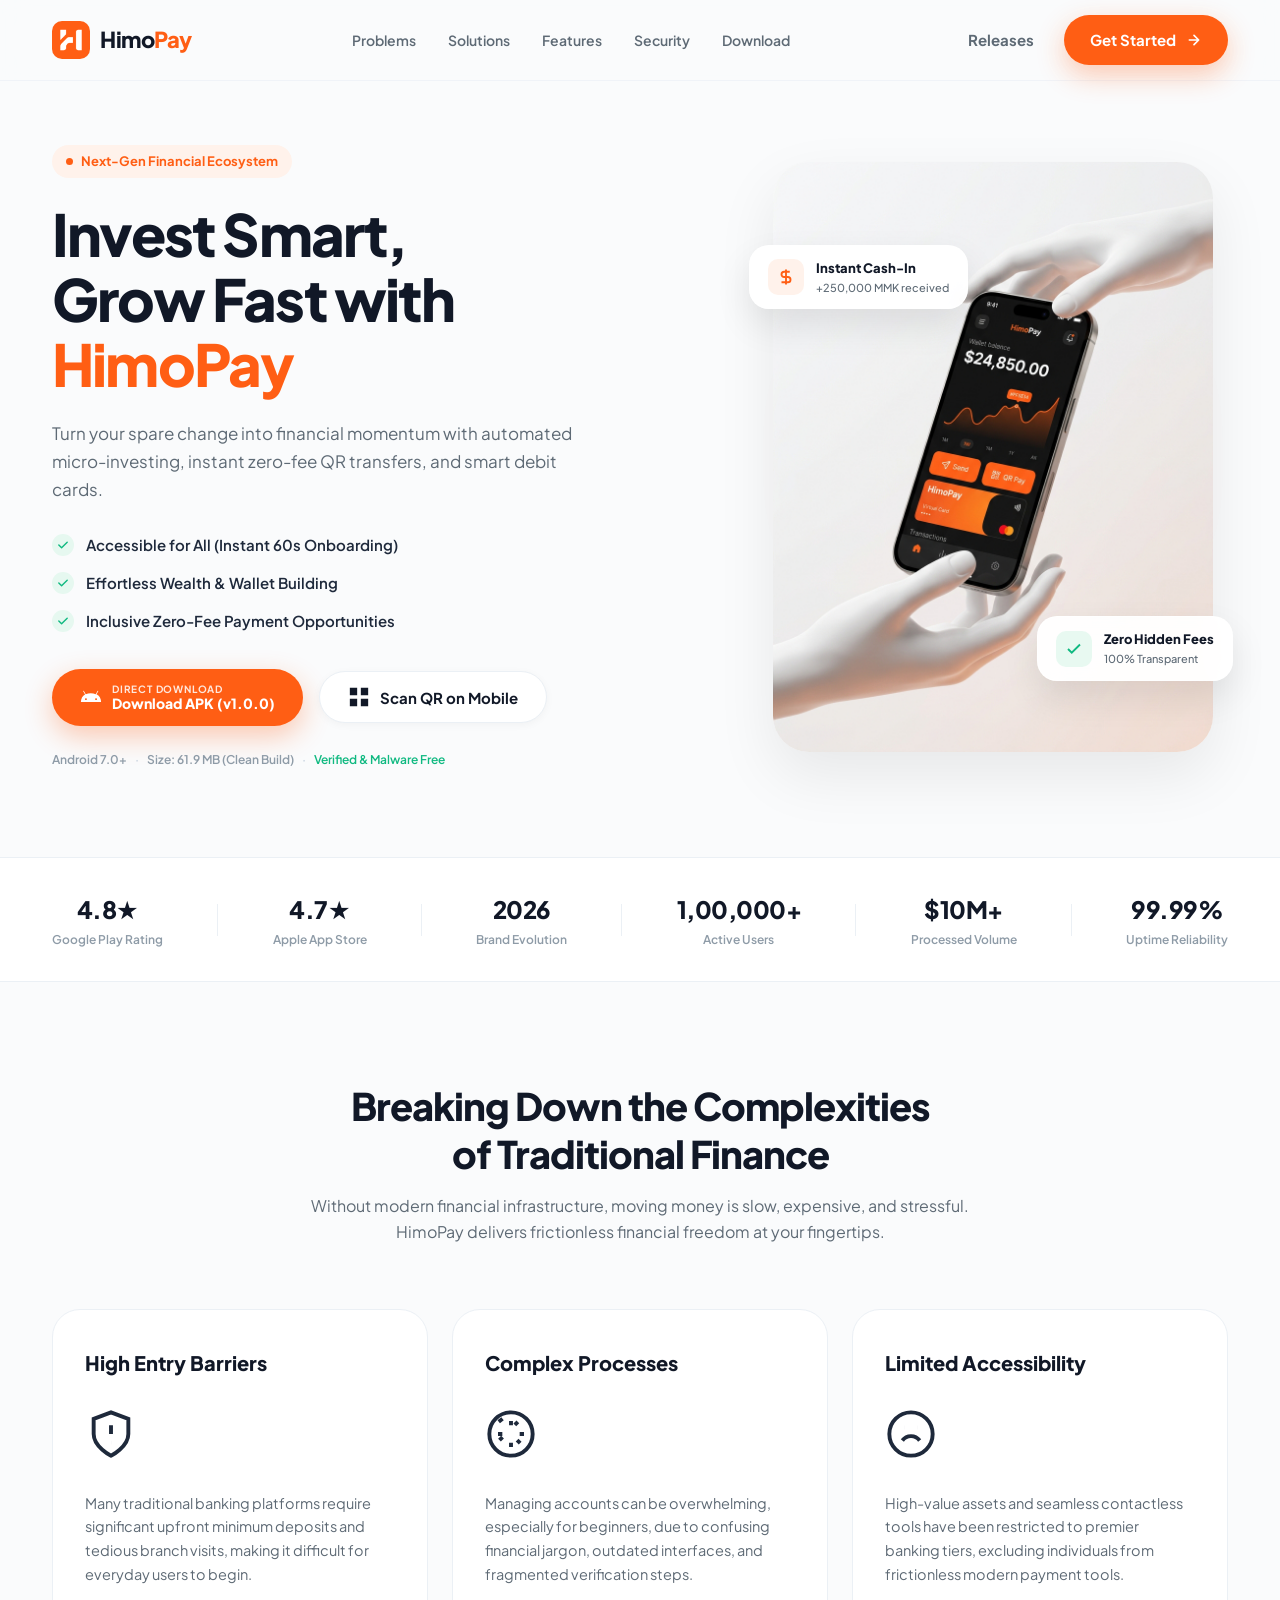
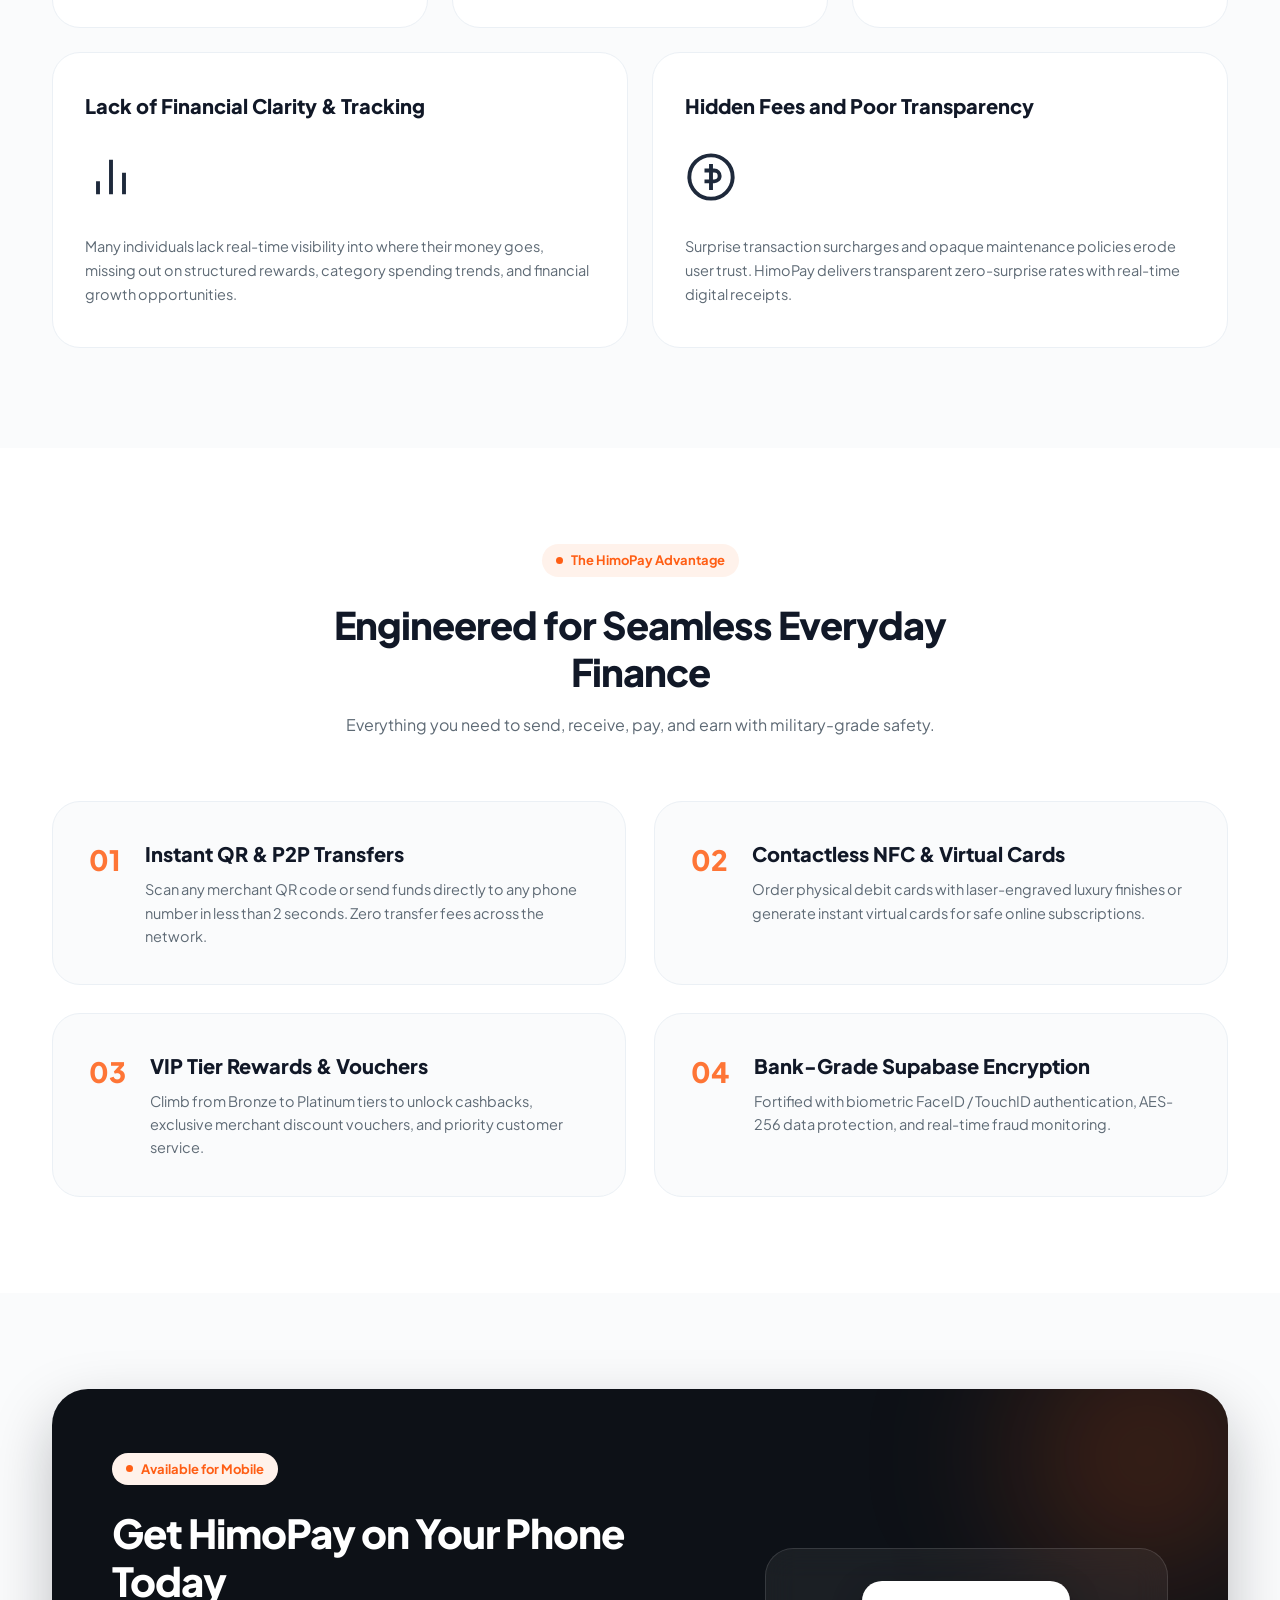
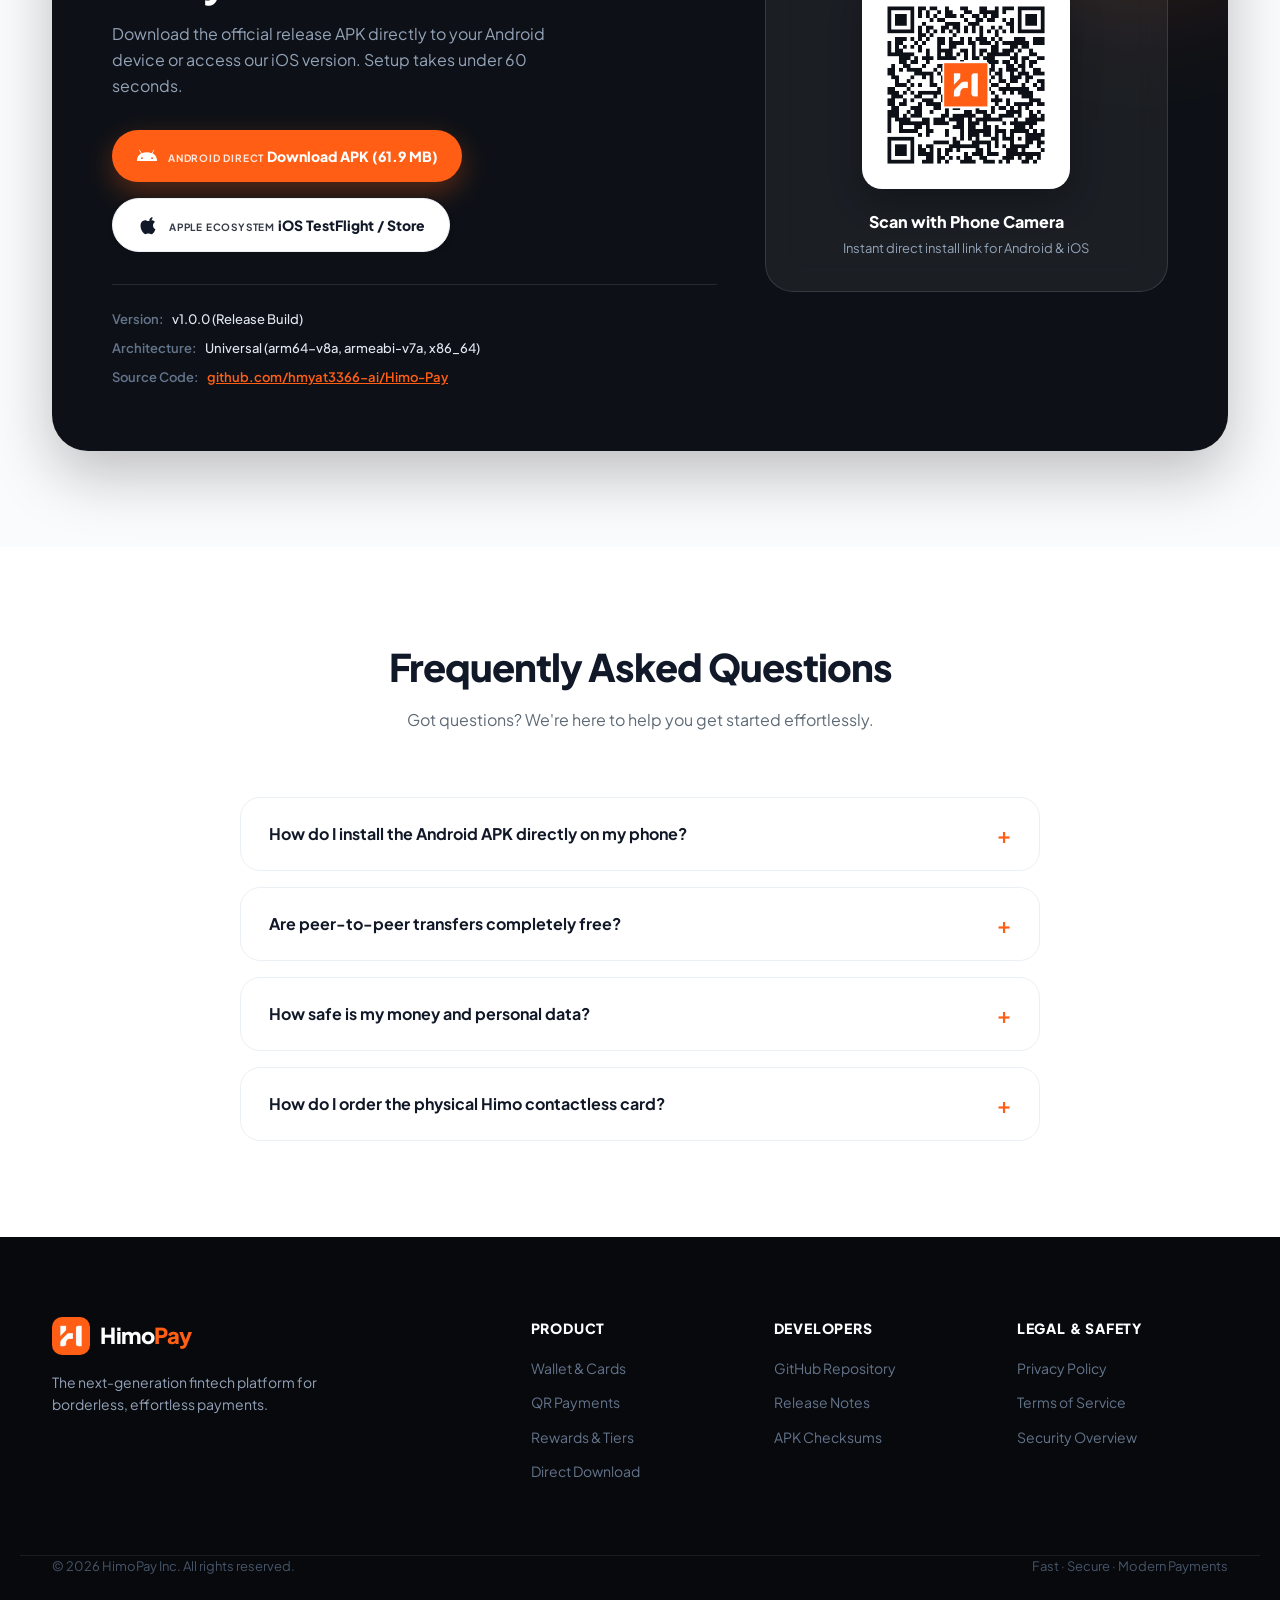
<file: landing/index.html>
<!DOCTYPE html>
<html lang="en">
<head>
  <meta charset="UTF-8">
  <meta name="viewport" content="width=device-width, initial-scale=1.0">
  <title>HimoPay — Pay Smart, Move Fast with Modern Fintech</title>
  <meta name="description" content="HimoPay transforms modern payments with zero-fee wallet transfers, instant QR payments, contactless NFC cards, and rewarding loyalty tiers. Download for Android and iOS.">
  <link rel="icon" type="image/png" href="assets/images/app_logo_orange.png">
  <link rel="preconnect" href="https://fonts.googleapis.com">
  <link rel="preconnect" href="https://fonts.gstatic.com" crossorigin>
  <link href="https://fonts.googleapis.com/css2?family=Plus+Jakarta+Sans:wght@400;500;600;700;800;900&display=swap" rel="stylesheet">
  <link rel="stylesheet" href="styles.css">
</head>
<body>

  <!-- ── 1. Sticky Navigation Header ── -->
  <header class="navbar" id="navbar">
    <div class="container nav-container">
      <a href="#" class="brand-logo" id="brand-logo">
        <img src="assets/images/app_logo_orange.png" alt="HimoPay Logo" class="logo-icon">
        <span class="logo-text">Himo<span class="logo-accent">Pay</span></span>
      </a>

      <nav class="nav-links" id="nav-links">
        <a href="#problems" class="nav-link">Problems</a>
        <a href="#solutions" class="nav-link">Solutions</a>
        <a href="#features" class="nav-link">Features</a>
        <a href="#security" class="nav-link">Security</a>
        <a href="#download" class="nav-link">Download</a>
        <div class="mobile-menu-action">
          <a href="downloads/HimoPay-release.apk" download="HimoPay-release.apk" class="btn-primary mobile-dl-btn">
            <svg class="btn-icon" viewBox="0 0 24 24" fill="currentColor"><path d="M17.523 15.3414c-.5511 0-.9993-.4486-.9993-1.0003 0-.551.4482-.9993.9993-.9993.551 0 .9993.4483.9993.9993 0 .5517-.4483 1.0003-.9993 1.0003m-11.046 0c-.5511 0-.9993-.4486-.9993-1.0003 0-.551.4482-.9993.9993-.9993.551 0 .9993.4483.9993.9993 0 .5517-.4483 1.0003-.9993 1.0003m11.4045-6.02l1.9973-3.4592a.416.416 0 00-.152-.5671.416.416 0 00-.568.152l-2.0223 3.503c-1.6385-.7472-3.4735-1.1643-5.4365-1.1643-1.963 0-3.798.4171-5.4365 1.1643L4.2412 5.4471a.416.416 0 00-.568-.152.416.416 0 00-.152.5671l1.9973 3.4592C2.6889 10.9993 1 13.9785 1 17.3828h22c0-3.4043-1.6889-6.3835-4.5185-8.0614"/></svg>
            <span>Download APK (61.9 MB)</span>
          </a>
        </div>
      </nav>

      <div class="nav-actions">
        <a href="#download" class="btn-ghost" id="nav-login-btn">Releases</a>
        <a href="#download" class="btn-primary" id="nav-get-started-btn">
          <span>Get Started</span>
          <svg width="16" height="16" viewBox="0 0 24 24" fill="none" stroke="currentColor" stroke-width="2.5" stroke-linecap="round" stroke-linejoin="round"><path d="M5 12h14M12 5l7 7-7 7"/></svg>
        </a>
        <button class="mobile-menu-toggle" id="mobile-menu-toggle" aria-label="Toggle Menu">
          <span></span>
          <span></span>
          <span></span>
        </button>
      </div>
    </div>
  </header>

  <!-- ── 2. Hero Section (FinFix Reference Alignment) ── -->
  <section class="hero-section" id="hero">
    <div class="container hero-grid">
      
      <!-- Left Column: Copy & CTAs -->
      <div class="hero-content">
        <div class="hero-badge">
          <span class="badge-dot"></span>
          <span>Next-Gen Financial Ecosystem</span>
        </div>

        <h1 class="hero-title">
          Invest Smart,<br>
          Grow Fast with<br>
          <span class="title-highlight">HimoPay</span>
        </h1>

        <p class="hero-subtitle">
          Turn your spare change into financial momentum with automated micro-investing, instant zero-fee QR transfers, and smart debit cards.
        </p>

        <!-- Bullet Checkmarks -->
        <ul class="hero-bullets">
          <li>
            <span class="check-icon">
              <svg viewBox="0 0 20 20" fill="currentColor"><path fill-rule="evenodd" d="M16.707 5.293a1 1 0 010 1.414l-8 8a1 1 0 01-1.414 0l-4-4a1 1 0 011.414-1.414L8 12.586l7.293-7.293a1 1 0 011.414 0z" clip-rule="evenodd"/></svg>
            </span>
            <span>Accessible for All (Instant 60s Onboarding)</span>
          </li>
          <li>
            <span class="check-icon">
              <svg viewBox="0 0 20 20" fill="currentColor"><path fill-rule="evenodd" d="M16.707 5.293a1 1 0 010 1.414l-8 8a1 1 0 01-1.414 0l-4-4a1 1 0 011.414-1.414L8 12.586l7.293-7.293a1 1 0 011.414 0z" clip-rule="evenodd"/></svg>
            </span>
            <span>Effortless Wealth & Wallet Building</span>
          </li>
          <li>
            <span class="check-icon">
              <svg viewBox="0 0 20 20" fill="currentColor"><path fill-rule="evenodd" d="M16.707 5.293a1 1 0 010 1.414l-8 8a1 1 0 01-1.414 0l-4-4a1 1 0 011.414-1.414L8 12.586l7.293-7.293a1 1 0 011.414 0z" clip-rule="evenodd"/></svg>
            </span>
            <span>Inclusive Zero-Fee Payment Opportunities</span>
          </li>
        </ul>

        <!-- Hero Buttons -->
        <div class="hero-actions">
          <a href="downloads/HimoPay-release.apk" download="HimoPay-release.apk" class="btn-primary hero-btn" id="hero-download-apk">
            <svg class="btn-icon" viewBox="0 0 24 24" fill="currentColor"><path d="M17.523 15.3414c-.5511 0-.9993-.4486-.9993-1.0003 0-.551.4482-.9993.9993-.9993.551 0 .9993.4483.9993.9993 0 .5517-.4483 1.0003-.9993 1.0003m-11.046 0c-.5511 0-.9993-.4486-.9993-1.0003 0-.551.4482-.9993.9993-.9993.551 0 .9993.4483.9993.9993 0 .5517-.4483 1.0003-.9993 1.0003m11.4045-6.02l1.9973-3.4592a.416.416 0 00-.152-.5671.416.416 0 00-.568.152l-2.0223 3.503c-1.6385-.7472-3.4735-1.1643-5.4365-1.1643-1.963 0-3.798.4171-5.4365 1.1643L4.2412 5.4471a.416.416 0 00-.568-.152.416.416 0 00-.152.5671l1.9973 3.4592C2.6889 10.9993 1 13.9785 1 17.3828h22c0-3.4043-1.6889-6.3835-4.5185-8.0614"/></svg>
            <div class="btn-double-text">
              <span class="btn-subtext">Direct Download</span>
              <span class="btn-maintext">Download APK (v1.0.0)</span>
            </div>
          </a>

          <button class="btn-secondary hero-btn" id="open-qr-modal-btn">
            <svg class="btn-icon" viewBox="0 0 24 24" fill="none" stroke="currentColor" stroke-width="2"><path d="M3 3h6v6H3V3zm12 0h6v6h-6V3zM3 15h6v6H3v-6zm12 0h2v2h-2v-2zm4 0h2v6h-2v-6zm-4 4h2v2h-2v-2zM7 7H5V5h2v2zm12 0h-2V5h2v2zM7 19H5v-2h2v2z"/></svg>
            <span>Scan QR on Mobile</span>
          </button>
        </div>

        <div class="hero-download-meta">
          <span class="meta-item">Android 7.0+</span>
          <span class="meta-dot">·</span>
          <span class="meta-item">Size: 61.9 MB (Clean Build)</span>
          <span class="meta-dot">·</span>
          <span class="meta-item text-success">Verified & Malware Free</span>
        </div>
      </div>

      <!-- Right Column: 3D Smartphone Visual Mockup -->
      <div class="hero-visual">
        <div class="mockup-wrapper">
          <div class="mockup-glow"></div>
          <img src="assets/images/hero_phone_mockup.jpg" alt="HimoPay 3D Smartphone Interface" class="mockup-image" id="hero-mockup-img">
          
          <!-- Floating UI Badges -->
          <div class="floating-badge badge-top-left">
            <div class="badge-icon-wrap orange">
              <svg width="18" height="18" viewBox="0 0 24 24" fill="none" stroke="currentColor" stroke-width="2.5"><path d="M12 2v20M17 5H9.5a3.5 3.5 0 0 0 0 7h5a3.5 3.5 0 0 1 0 7H6"/></svg>
            </div>
            <div class="badge-content">
              <span class="badge-title">Instant Cash-In</span>
              <span class="badge-sub">+250,000 MMK received</span>
            </div>
          </div>

          <div class="floating-badge badge-bottom-right">
            <div class="badge-icon-wrap green">
              <svg width="18" height="18" viewBox="0 0 24 24" fill="none" stroke="currentColor" stroke-width="2.5"><path d="M20 6L9 17l-5-5"/></svg>
            </div>
            <div class="badge-content">
              <span class="badge-title">Zero Hidden Fees</span>
              <span class="badge-sub">100% Transparent</span>
            </div>
          </div>
        </div>
      </div>

    </div>
  </section>

  <!-- ── 3. Trust Metrics & Social Proof Strip ── -->
  <section class="metrics-strip">
    <div class="container">
      <div class="metrics-scroller">
        <div class="metric-item">
          <span class="metric-bold">4.8★</span>
          <span class="metric-label">Google Play Rating</span>
        </div>
        <div class="metric-divider"></div>
        <div class="metric-item">
          <span class="metric-bold">4.7★</span>
          <span class="metric-label">Apple App Store</span>
        </div>
        <div class="metric-divider"></div>
        <div class="metric-item">
          <span class="metric-bold">2026</span>
          <span class="metric-label">Brand Evolution</span>
        </div>
        <div class="metric-divider"></div>
        <div class="metric-item">
          <span class="metric-bold">1,00,000+</span>
          <span class="metric-label">Active Users</span>
        </div>
        <div class="metric-divider"></div>
        <div class="metric-item">
          <span class="metric-bold">$10M+</span>
          <span class="metric-label">Processed Volume</span>
        </div>
        <div class="metric-divider"></div>
        <div class="metric-item">
          <span class="metric-bold">99.99%</span>
          <span class="metric-label">Uptime Reliability</span>
        </div>
      </div>
    </div>
  </section>

  <!-- ── 4. Problem & Solution Section (FinFix 5-Card Layout) ── -->
  <section class="problems-section" id="problems">
    <div class="container">
      
      <div class="section-header">
        <h2 class="section-title">
          Breaking Down the Complexities<br>
          of Traditional Finance
        </h2>
        <p class="section-subtitle">
          Without modern financial infrastructure, moving money is slow, expensive, and stressful. HimoPay delivers frictionless financial freedom at your fingertips.
        </p>
      </div>

      <!-- 5-Card Grid matching FinFix reference -->
      <div class="cards-grid">
        
        <!-- Card 1: High Entry Barriers -->
        <div class="problem-card">
          <h3 class="card-title">High Entry Barriers</h3>
          <div class="card-icon-box">
            <svg class="icon-outline" viewBox="0 0 24 24" fill="none" stroke="currentColor" stroke-width="1.8">
              <path d="M12 22s8-4 8-10V5l-8-3-8 3v7c0 6 8 10 8 10z"/>
              <path d="M12 8v4m0 4h.01"/>
            </svg>
          </div>
          <p class="card-desc">
            Many traditional banking platforms require significant upfront minimum deposits and tedious branch visits, making it difficult for everyday users to begin.
          </p>
        </div>

        <!-- Card 2: Complex Processes -->
        <div class="problem-card">
          <h3 class="card-title">Complex Processes</h3>
          <div class="card-icon-box">
            <svg class="icon-outline" viewBox="0 0 24 24" fill="none" stroke="currentColor" stroke-width="1.8">
              <circle cx="12" cy="12" r="10"/>
              <path d="M12 6v2m0 8v2m-6-6h2m8 0h2m-4.24-4.24l1.41-1.41m-8.48 8.48l1.41-1.41m0-8.48L6.34 6.34m8.48 8.48l1.41 1.41"/>
            </svg>
          </div>
          <p class="card-desc">
            Managing accounts can be overwhelming, especially for beginners, due to confusing financial jargon, outdated interfaces, and fragmented verification steps.
          </p>
        </div>

        <!-- Card 3: Limited Accessibility -->
        <div class="problem-card">
          <h3 class="card-title">Limited Accessibility</h3>
          <div class="card-icon-box">
            <svg class="icon-outline" viewBox="0 0 24 24" fill="none" stroke="currentColor" stroke-width="1.8">
              <circle cx="12" cy="12" r="10"/>
              <path d="M8 15s1.5-2 4-2 4 2 4 2"/>
              <line x1="9" y1="9" x2="9.01" y2="9"/>
              <line x1="15" y1="9" x2="15.01" y2="9"/>
            </svg>
          </div>
          <p class="card-desc">
            High-value assets and seamless contactless tools have been restricted to premier banking tiers, excluding individuals from frictionless modern payment tools.
          </p>
        </div>

        <!-- Card 4: Lack of Financial Clarity (Wide) -->
        <div class="problem-card card-wide">
          <h3 class="card-title">Lack of Financial Clarity & Tracking</h3>
          <div class="card-icon-box">
            <svg class="icon-outline" viewBox="0 0 24 24" fill="none" stroke="currentColor" stroke-width="1.8">
              <path d="M18 20V10M12 20V4M6 20v-6"/>
            </svg>
          </div>
          <p class="card-desc">
            Many individuals lack real-time visibility into where their money goes, missing out on structured rewards, category spending trends, and financial growth opportunities.
          </p>
        </div>

        <!-- Card 5: Hidden Fees and Poor Transparency (Wide) -->
        <div class="problem-card card-wide">
          <h3 class="card-title">Hidden Fees and Poor Transparency</h3>
          <div class="card-icon-box">
            <svg class="icon-outline" viewBox="0 0 24 24" fill="none" stroke="currentColor" stroke-width="1.8">
              <circle cx="12" cy="12" r="10"/>
              <path d="M12 6v12M9 9h4.5a2.5 2.5 0 0 1 0 5H9"/>
            </svg>
          </div>
          <p class="card-desc">
            Surprise transaction surcharges and opaque maintenance policies erode user trust. HimoPay delivers transparent zero-surprise rates with real-time digital receipts.
          </p>
        </div>

      </div>
    </div>
  </section>

  <!-- ── 5. Solutions & Core Features ── -->
  <section class="solutions-section" id="solutions">
    <div class="container">
      <div class="section-header">
        <div class="hero-badge">
          <span class="badge-dot"></span>
          <span>The HimoPay Advantage</span>
        </div>
        <h2 class="section-title">Engineered for Seamless Everyday Finance</h2>
        <p class="section-subtitle">Everything you need to send, receive, pay, and earn with military-grade safety.</p>
      </div>

      <div class="solutions-grid">
        
        <div class="solution-card">
          <div class="solution-num">01</div>
          <div class="solution-content">
            <h3>Instant QR & P2P Transfers</h3>
            <p>Scan any merchant QR code or send funds directly to any phone number in less than 2 seconds. Zero transfer fees across the network.</p>
          </div>
        </div>

        <div class="solution-card" id="features">
          <div class="solution-num">02</div>
          <div class="solution-content">
            <h3>Contactless NFC & Virtual Cards</h3>
            <p>Order physical debit cards with laser-engraved luxury finishes or generate instant virtual cards for safe online subscriptions.</p>
          </div>
        </div>

        <div class="solution-card">
          <div class="solution-num">03</div>
          <div class="solution-content">
            <h3>VIP Tier Rewards & Vouchers</h3>
            <p>Climb from Bronze to Platinum tiers to unlock cashbacks, exclusive merchant discount vouchers, and priority customer service.</p>
          </div>
        </div>

        <div class="solution-card" id="security">
          <div class="solution-num">04</div>
          <div class="solution-content">
            <h3>Bank-Grade Supabase Encryption</h3>
            <p>Fortified with biometric FaceID / TouchID authentication, AES-256 data protection, and real-time fraud monitoring.</p>
          </div>
        </div>

      </div>
    </div>
  </section>

  <!-- ── 6. Download Hub Section ── -->
  <section class="download-section" id="download">
    <div class="container">
      <div class="download-banner">
        
        <div class="download-left">
          <div class="hero-badge">
            <span class="badge-dot"></span>
            <span>Available for Mobile</span>
          </div>
          <h2 class="download-title">Get HimoPay on Your Phone Today</h2>
          <p class="download-desc">
            Download the official release APK directly to your Android device or access our iOS version. Setup takes under 60 seconds.
          </p>

          <div class="download-buttons-group">
            <!-- Direct APK button -->
            <a href="downloads/HimoPay-release.apk" download="HimoPay-release.apk" class="btn-primary dl-btn" id="dl-apk-btn">
              <svg class="btn-icon" viewBox="0 0 24 24" fill="currentColor"><path d="M17.523 15.3414c-.5511 0-.9993-.4486-.9993-1.0003 0-.551.4482-.9993.9993-.9993.551 0 .9993.4483.9993.9993 0 .5517-.4483 1.0003-.9993 1.0003m-11.046 0c-.5511 0-.9993-.4486-.9993-1.0003 0-.551.4482-.9993.9993-.9993.551 0 .9993.4483.9993.9993 0 .5517-.4483 1.0003-.9993 1.0003m11.4045-6.02l1.9973-3.4592a.416.416 0 00-.152-.5671.416.416 0 00-.568.152l-2.0223 3.503c-1.6385-.7472-3.4735-1.1643-5.4365-1.1643-1.963 0-3.798.4171-5.4365 1.1643L4.2412 5.4471a.416.416 0 00-.568-.152.416.416 0 00-.152.5671l1.9973 3.4592C2.6889 10.9993 1 13.9785 1 17.3828h22c0-3.4043-1.6889-6.3835-4.5185-8.0614"/></svg>
              <div>
                <span class="btn-subtext">Android Direct</span>
                <span class="btn-maintext">Download APK (61.9 MB)</span>
              </div>
            </a>

            <!-- iOS App Store / TestFlight -->
            <a href="https://github.com/hmyat3366-ai/Himo-Pay/releases" target="_blank" rel="noopener noreferrer" class="btn-secondary dl-btn" id="dl-ios-btn">
              <svg class="btn-icon" viewBox="0 0 24 24" fill="currentColor"><path d="M18.71 19.5c-.83 1.24-1.71 2.45-3.05 2.47-1.34.03-1.77-.79-3.29-.79-1.53 0-2 .77-3.27.82-1.31.05-2.3-1.32-3.14-2.53C4.25 17 2.94 12.45 4.7 9.39c.87-1.52 2.43-2.48 4.12-2.51 1.28-.02 2.5.87 3.29.87.78 0 2.26-1.07 3.81-.91.65.03 2.47.26 3.64 1.98-.09.06-2.17 1.28-2.15 3.81.03 3.02 2.65 4.03 2.68 4.04-.03.07-.42 1.44-1.38 2.83M15.97 6.37c.62-.75 1.04-1.8 0.93-2.85-.9.04-1.99.6-2.61 1.33-.55.63-1.03 1.68-.9 2.7.99.08 2.01-.5 2.58-1.18z"/></svg>
              <div>
                <span class="btn-subtext">Apple Ecosystem</span>
                <span class="btn-maintext">iOS TestFlight / Store</span>
              </div>
            </a>
          </div>

          <div class="apk-info-box">
            <div class="info-row">
              <span class="info-label">Version:</span>
              <span class="info-val">v1.0.0 (Release Build)</span>
            </div>
            <div class="info-row">
              <span class="info-label">Architecture:</span>
              <span class="info-val">Universal (arm64-v8a, armeabi-v7a, x86_64)</span>
            </div>
            <div class="info-row">
              <span class="info-label">Source Code:</span>
              <a href="https://github.com/hmyat3366-ai/Himo-Pay" target="_blank" rel="noopener noreferrer" class="info-link">github.com/hmyat3366-ai/Himo-Pay</a>
            </div>
          </div>
        </div>

        <!-- Right: Scannable QR Code -->
        <div class="download-right">
          <div class="qr-card">
            <div class="qr-image-wrap">
              <img src="assets/images/qr_download.png" alt="HimoPay Direct Download QR Code" class="qr-image" id="qr-code-img">
            </div>
            <div class="qr-caption">
              <span class="qr-heading">Scan with Phone Camera</span>
              <span class="qr-sub">Instant direct install link for Android & iOS</span>
            </div>
          </div>
        </div>

      </div>
    </div>
  </section>

  <!-- ── 7. Frequently Asked Questions ── -->
  <section class="faq-section" id="faq">
    <div class="container">
      <div class="section-header">
        <h2 class="section-title">Frequently Asked Questions</h2>
        <p class="section-subtitle">Got questions? We're here to help you get started effortlessly.</p>
      </div>

      <div class="faq-accordion">
        
        <div class="faq-item">
          <button class="faq-question">
            <span>How do I install the Android APK directly on my phone?</span>
            <span class="faq-arrow">+</span>
          </button>
          <div class="faq-answer">
            <p>1. Tap the "Download APK" button on your phone or scan the QR code.<br>
            2. When the download finishes, tap the notification or open your phone's File Manager.<br>
            3. Tap <strong>Install</strong>. If prompted, toggle "Allow from this source" in Android settings.<br>
            4. Once installed, the HimoPay orange icon will appear on your Home Screen!</p>
          </div>
        </div>

        <div class="faq-item">
          <button class="faq-question">
            <span>Are peer-to-peer transfers completely free?</span>
            <span class="faq-arrow">+</span>
          </button>
          <div class="faq-answer">
            <p>Yes! All peer-to-peer transfers between HimoPay users using phone numbers or QR codes are 100% free with zero commission.</p>
          </div>
        </div>

        <div class="faq-item">
          <button class="faq-question">
            <span>How safe is my money and personal data?</span>
            <span class="faq-arrow">+</span>
          </button>
          <div class="faq-answer">
            <p>HimoPay uses bank-level AES-256 encryption, Supabase cloud infrastructure with strict Row-Level Security (RLS), and biometric authentication (FaceID / Fingerprint) for every transaction approval.</p>
          </div>
        </div>

        <div class="faq-item">
          <button class="faq-question">
            <span>How do I order the physical Himo contactless card?</span>
            <span class="faq-arrow">+</span>
          </button>
          <div class="faq-answer">
            <p>Inside the HimoPay app, go to the <strong>Wallet</strong> tab, tap <strong>Order Physical Card</strong>, select your preferred card tier, and submit your delivery address. Your card will be dispatched within 48 hours.</p>
          </div>
        </div>

      </div>
    </div>
  </section>

  <!-- ── 8. Footer ── -->
  <footer class="footer">
    <div class="container footer-content">
      <div class="footer-brand">
        <a href="#" class="brand-logo">
          <img src="assets/images/app_logo_orange.png" alt="HimoPay Logo" class="logo-icon">
          <span class="logo-text">Himo<span class="logo-accent">Pay</span></span>
        </a>
        <p class="footer-tagline">
          The next-generation fintech platform for borderless, effortless payments.
        </p>
      </div>

      <div class="footer-links-group">
        <div class="footer-col">
          <h4>Product</h4>
          <a href="#features">Wallet & Cards</a>
          <a href="#solutions">QR Payments</a>
          <a href="#problems">Rewards & Tiers</a>
          <a href="#download">Direct Download</a>
        </div>
        <div class="footer-col">
          <h4>Developers</h4>
          <a href="https://github.com/hmyat3366-ai/Himo-Pay" target="_blank">GitHub Repository</a>
          <a href="https://github.com/hmyat3366-ai/Himo-Pay/releases" target="_blank">Release Notes</a>
          <a href="#download">APK Checksums</a>
        </div>
        <div class="footer-col">
          <h4>Legal & Safety</h4>
          <a href="#">Privacy Policy</a>
          <a href="#">Terms of Service</a>
          <a href="#">Security Overview</a>
        </div>
      </div>
    </div>

    <div class="container footer-bottom">
      <p>&copy; 2026 HimoPay Inc. All rights reserved.</p>
      <div class="footer-socials">
        <span>Fast · Secure · Modern Payments</span>
      </div>
    </div>
  </footer>

  <!-- ── 9. Interactive QR Code Modal ── -->
  <div class="modal-backdrop" id="qr-modal">
    <div class="modal-card">
      <button class="modal-close" id="modal-close-btn">&times;</button>
      <div class="modal-header">
        <img src="assets/images/app_logo_orange.png" alt="HimoPay" class="modal-logo">
        <h3>Install HimoPay on Mobile</h3>
        <p>Point your phone's camera at the QR code below to download the app directly.</p>
      </div>
      <div class="modal-qr-wrap">
        <img src="assets/images/qr_download.png" alt="Download QR Code" class="modal-qr-img">
      </div>
      <div class="modal-footer-btns">
        <a href="downloads/HimoPay-release.apk" download="HimoPay-release.apk" class="btn-primary full-width">
          <span>Download to Computer Instead</span>
        </a>
      </div>
    </div>
  </div>

  <script src="app.js"></script>
</body>
</html>
</file>
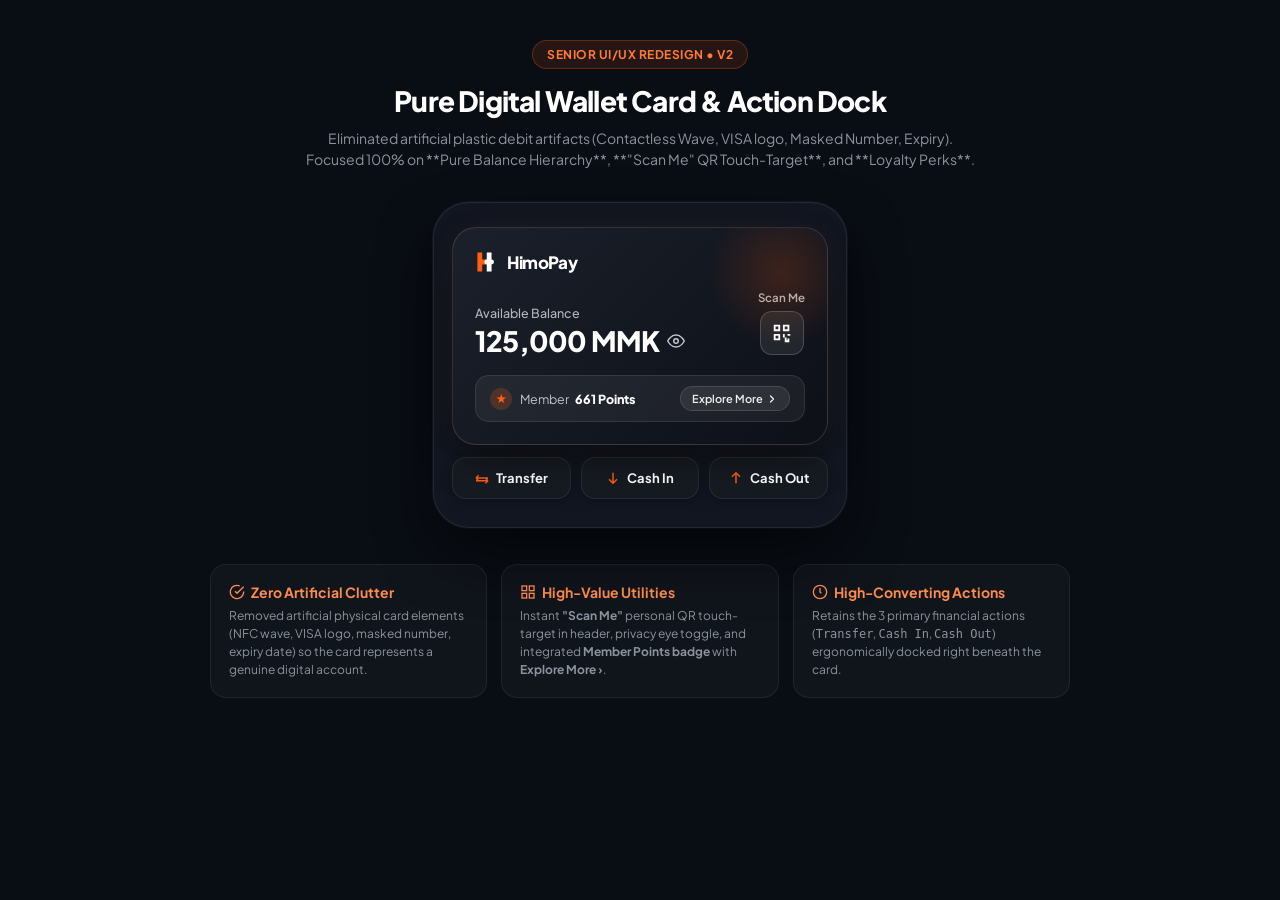
<file: card-redesign-preview.html>
<!DOCTYPE html>
<html lang="en">
<head>
  <meta charset="UTF-8">
  <meta name="viewport" content="width=device-width, initial-scale=1.0">
  <title>HimoPay — Senior UI/UX Card Redesign</title>
  <link rel="preconnect" href="https://fonts.googleapis.com">
  <link rel="preconnect" href="https://fonts.gstatic.com" crossorigin>
  <link href="https://fonts.googleapis.com/css2?family=Plus+Jakarta+Sans:wght@500;600;700;800;900&family=Inter:wght@400;500;600;700;800&display=swap" rel="stylesheet">
  <style>
    :root {
      --orange-brand: #FF5E14;
      --orange-glow: rgba(255, 94, 20, 0.25);
      --bg-dark: #0D1117;
      --card-charcoal: #161B22;
      --text-main: #FFFFFF;
      --text-muted: #8B949E;
    }
    * { box-sizing: border-box; margin: 0; padding: 0; }
    body {
      font-family: 'Plus Jakarta Sans', -apple-system, sans-serif;
      background: #090D14;
      color: #FFFFFF;
      min-height: 100vh;
      display: flex;
      flex-direction: column;
      align-items: center;
      padding: 40px 20px;
    }
    .header {
      text-align: center;
      max-width: 680px;
      margin-bottom: 32px;
    }
    .badge {
      display: inline-flex;
      align-items: center;
      gap: 6px;
      padding: 6px 14px;
      border-radius: 999px;
      background: rgba(255, 94, 20, 0.12);
      border: 1px solid rgba(255, 94, 20, 0.28);
      color: #FF7A38;
      font-size: 12px;
      font-weight: 700;
      margin-bottom: 14px;
      letter-spacing: 0.5px;
    }
    h1 {
      font-size: 28px;
      font-weight: 800;
      letter-spacing: -0.8px;
      margin-bottom: 10px;
    }
    p.subtitle {
      color: var(--text-muted);
      font-size: 14px;
      line-height: 1.5;
    }

    /* Device Preview Frame */
    .preview-container {
      width: 100%;
      max-width: 414px;
      background: #111620;
      border: 1px solid rgba(255, 255, 255, 0.08);
      border-radius: 36px;
      padding: 24px 18px 28px;
      box-shadow: 0 28px 64px -12px rgba(0,0,0,0.7), 0 0 0 1px rgba(255,255,255,0.05);
      position: relative;
    }

    /* ── The Digital Wallet Card ── */
    .wallet-card {
      width: 100%;
      background: linear-gradient(135deg, #1B202A 0%, #131720 55%, #0D1017 100%);
      border: 1.2px solid rgba(255, 255, 255, 0.13);
      border-radius: 24px;
      padding: 22px;
      position: relative;
      overflow: hidden;
      box-shadow: 0 20px 38px -10px rgba(0, 0, 0, 0.55), 0 0 40px -10px rgba(255, 94, 20, 0.12);
      transition: transform 0.2s ease, box-shadow 0.2s ease;
    }
    .wallet-card:hover {
      transform: translateY(-2px);
      box-shadow: 0 24px 44px -10px rgba(0, 0, 0, 0.65), 0 0 50px -8px rgba(255, 94, 20, 0.2);
    }
    .card-sheen {
      position: absolute;
      top: -30px;
      right: -30px;
      width: 150px;
      height: 150px;
      border-radius: 50%;
      background: radial-gradient(circle, rgba(255, 94, 20, 0.18) 0%, rgba(255, 94, 20, 0) 70%);
      pointer-events: none;
    }

    /* Top Row */
    .card-top {
      display: flex;
      justify-content: space-between;
      align-items: center;
      margin-bottom: 22px;
    }
    .brand-group {
      display: flex;
      align-items: center;
      gap: 8px;
    }
    .header-right {
      display: flex;
      align-items: center;
      gap: 12px;
    }
    .scan-me-btn {
      display: flex;
      align-items: center;
      gap: 7px;
      background: rgba(255, 255, 255, 0.08);
      border: 1px solid rgba(255, 255, 255, 0.15);
      border-radius: 12px;
      padding: 6px 10px;
      cursor: pointer;
      transition: all 0.15s ease;
    }
    .scan-me-btn:hover {
      background: rgba(255, 255, 255, 0.14);
      border-color: rgba(255, 255, 255, 0.25);
    }
    .scan-text {
      text-align: right;
    }
    .scan-text .t1 {
      font-size: 10.5px;
      font-weight: 700;
      color: rgba(255,255,255,0.92);
      line-height: 1.1;
    }
    .scan-text .t2 {
      font-size: 8.5px;
      font-weight: 600;
      color: var(--orange-brand);
      line-height: 1.1;
    }
    .qr-box {
      width: 22px;
      height: 22px;
      background: #FFFFFF;
      border-radius: 6px;
      display: flex;
      align-items: center;
      justify-content: center;
    }
    .qr-box svg {
      width: 16px;
      height: 16px;
      fill: #0F131A;
    }

    /* Balance */
    .balance-label-row {
      display: flex;
      align-items: center;
      gap: 8px;
      margin-bottom: 6px;
    }
    .balance-label {
      font-size: 13px;
      font-weight: 500;
      color: rgba(255, 255, 255, 0.68);
    }
    .eye-icon {
      cursor: pointer;
      opacity: 0.75;
      display: flex;
      align-items: center;
    }
    .eye-icon:hover { opacity: 1; }
    .balance-val {
      font-size: 32px;
      font-weight: 900;
      letter-spacing: -0.8px;
      color: #FFFFFF;
      margin-bottom: 22px;
      line-height: 1.15;
    }

    /* Loyalty Footer */
    .loyalty-strip {
      background: rgba(255, 255, 255, 0.06);
      border: 1px solid rgba(255, 255, 255, 0.09);
      border-radius: 14px;
      padding: 10px 14px;
      display: flex;
      justify-content: space-between;
      align-items: center;
    }
    .loyalty-left {
      display: flex;
      align-items: center;
      gap: 8px;
      font-size: 12.5px;
    }
    .star-icon {
      width: 22px;
      height: 22px;
      border-radius: 50%;
      background: rgba(255, 94, 20, 0.2);
      display: flex;
      align-items: center;
      justify-content: center;
      color: var(--orange-brand);
      font-size: 12px;
    }
    .tier-name { color: rgba(255,255,255,0.72); }
    .pts-bold { font-weight: 800; color: #FFFFFF; }

    .explore-btn {
      display: inline-flex;
      align-items: center;
      gap: 3px;
      padding: 5px 11px;
      background: rgba(255, 255, 255, 0.08);
      border: 1px solid rgba(255, 255, 255, 0.12);
      border-radius: 16px;
      color: rgba(255, 255, 255, 0.92);
      font-size: 11px;
      font-weight: 600;
      text-decoration: none;
      cursor: pointer;
      transition: background 0.15s ease;
    }
    .explore-btn:hover {
      background: rgba(255, 255, 255, 0.15);
    }

    /* ── Quick Actions Bar ── */
    .action-dock {
      display: grid;
      grid-template-columns: 1fr 1fr 1fr;
      gap: 10px;
      margin-top: 12px;
    }
    .action-btn {
      display: flex;
      align-items: center;
      justify-content: center;
      gap: 6px;
      padding: 12px 6px;
      background: #161B22;
      border: 1px solid rgba(255, 255, 255, 0.08);
      border-radius: 14px;
      color: #FFFFFF;
      font-size: 13px;
      font-weight: 700;
      cursor: pointer;
      transition: all 0.15s ease;
      box-shadow: 0 4px 12px rgba(0,0,0,0.2);
    }
    .action-btn:hover {
      background: #21262D;
      border-color: rgba(255, 94, 20, 0.3);
      transform: translateY(-1px);
    }
    .action-btn svg {
      width: 16px;
      height: 16px;
      stroke: var(--orange-brand);
      stroke-width: 2.2;
    }

    /* Explanations Grid */
    .features-grid {
      display: grid;
      grid-template-columns: repeat(3, 1fr);
      gap: 14px;
      max-width: 860px;
      width: 100%;
      margin-top: 36px;
    }
    .feature-card {
      background: rgba(255, 255, 255, 0.03);
      border: 1px solid rgba(255, 255, 255, 0.07);
      border-radius: 16px;
      padding: 18px;
    }
    .feature-card h3 {
      font-size: 14px;
      font-weight: 700;
      color: #FF8B4D;
      margin-bottom: 6px;
      display: flex;
      align-items: center;
      gap: 6px;
    }
    .feature-card p {
      font-size: 12px;
      color: var(--text-muted);
      line-height: 1.5;
    }
  </style>
</head>
<body>

  <div class="header">
    <div class="badge">SENIOR UI/UX REDESIGN • V2</div>
    <h1>Pure Digital Wallet Card & Action Dock</h1>
    <p class="subtitle">Eliminated artificial plastic debit artifacts (Contactless Wave, VISA logo, Masked Number, Expiry). Focused 100% on **Pure Balance Hierarchy**, **"Scan Me" QR Touch-Target**, and **Loyalty Perks**.</p>
  </div>

  <!-- Device Preview -->
  <div class="preview-container">
    
    <!-- Pure Digital Wallet Card -->
    <div class="wallet-card">
      <div class="card-sheen"></div>

      <!-- Top Row: HimoPay Brand Logo -->
      <div class="card-top" style="margin-bottom: 16px;">
        <div class="brand-group">
          <!-- HimoPay Vector SVG -->
          <svg width="24" height="24" viewBox="0 0 100 100" fill="none" style="vertical-align: middle;">
            <path d="M10 10H30V40H49V60H30V90H10V10Z" fill="#FF5E14"/>
            <path d="M49 10H69V40A10 10 0 0 1 69 60V90H49V60A10 10 0 0 1 49 40V10Z" fill="#FFFFFF"/>
          </svg>
          <span style="font-weight: 800; font-size: 17px; letter-spacing: -0.4px;">HimoPay</span>
        </div>
      </div>

      <!-- Main 2-Column Section: Balance (Left) & Scan Me QR Square (Right) - Image 3 Layout -->
      <div style="display: flex; justify-content: space-between; align-items: flex-end; margin-bottom: 20px;">
        <!-- Left: Balance & Eye -->
        <div>
          <div style="font-size: 12.5px; font-weight: 500; color: rgba(255, 255, 255, 0.68); margin-bottom: 6px;">Available Balance</div>
          <div style="display: flex; align-items: center; gap: 8px;">
            <span class="balance-val" id="balance-text" style="margin-bottom: 0; font-size: 28px; line-height: 1;">125,000 MMK</span>
            <span class="eye-icon" onclick="toggleBalance()">
              <svg id="eye-icon-svg" width="18" height="18" viewBox="0 0 24 24" fill="none" stroke="currentColor" stroke-width="2" stroke-linecap="round" stroke-linejoin="round"><path d="M1 12s4-8 11-8 11 8 11 8-4 8-11 8-11-8-11-8z"/><circle cx="12" cy="12" r="3"/></svg>
            </span>
          </div>
        </div>

        <!-- Right: "Scan Me" Label + Dedicated Square QR Box (Image 3) -->
        <div style="display: flex; flex-direction: column; align-items: center; cursor: pointer;" onclick="alert('Navigates to /my-qr (My Personal Receive QR Code)')">
          <span style="font-size: 11.5px; font-weight: 600; color: rgba(255, 255, 255, 0.7); margin-bottom: 6px;">Scan Me</span>
          <div style="width: 44px; height: 44px; background: rgba(255, 255, 255, 0.08); border: 1.2px solid rgba(255, 255, 255, 0.18); border-radius: 12px; display: flex; align-items: center; justify-content: center; transition: all 0.15s ease;">
            <svg style="width: 22px; height: 22px; fill: #FFFFFF;" viewBox="0 0 24 24"><path d="M3 3h7v7H3V3zm2 2v3h3V5H5zm8-2h7v7h-7V3zm2 2v3h3V5h-3zM3 13h7v7H3v-7zm2 2v3h3v-3H5zm13-2h3v2h-3v-2zm-5 0h2v4h-2v-4zm2 4h2v3h-2v-3zm3 1h2v2h-2v-2zm-3 2h5v2h-5v-2z"/></svg>
          </div>
        </div>
      </div>

      <!-- Loyalty & Rewards Strip -->
      <div class="loyalty-strip">
        <div class="loyalty-left">
          <div class="star-icon">★</div>
          <div>
            <span class="tier-name">Member &nbsp;</span>
            <span class="pts-bold">661 Points</span>
          </div>
        </div>
        <div class="explore-btn" onclick="alert('Navigates to /tier-benefits (Himo Loyalty & Tier Rewards)')">
          <span>Explore More</span>
          <svg width="12" height="12" viewBox="0 0 24 24" fill="none" stroke="currentColor" stroke-width="2.5" stroke-linecap="round" stroke-linejoin="round"><polyline points="9 18 15 12 9 6"></polyline></svg>
        </div>
      </div>

    </div>

    <!-- Quick Actions Dock -->
    <div class="action-dock">
      <div class="action-btn" onclick="alert('Navigates to /transfer-recipient')">
        <svg viewBox="0 0 24 24" fill="none"><path d="M7 16l-4-4m0 0l4-4m-4 4h18m-4 8l4-4m0 0l-4-4m4 4H3"/></svg>
        <span>Transfer</span>
      </div>
      <div class="action-btn" onclick="alert('Navigates to /cashin-methods')">
        <svg viewBox="0 0 24 24" fill="none"><path d="M12 4v16m-6-6l6 6 6-6"/></svg>
        <span>Cash In</span>
      </div>
      <div class="action-btn" onclick="alert('Navigates to /cashout-methods')">
        <svg viewBox="0 0 24 24" fill="none"><path d="M12 20V4m6 6l-6-6-6 6"/></svg>
        <span>Cash Out</span>
      </div>
    </div>

  </div>

  <!-- Design Thinking Breakdown Grid -->
  <div class="features-grid">
    <div class="feature-card">
      <h3>
        <svg width="16" height="16" viewBox="0 0 24 24" fill="none" stroke="currentColor" stroke-width="2"><path d="M22 11.08V12a10 10 0 1 1-5.93-9.14"/><polyline points="22 4 12 14.01 9 11.01"/></svg>
        Zero Artificial Clutter
      </h3>
      <p>Removed artificial physical card elements (NFC wave, VISA logo, masked number, expiry date) so the card represents a genuine digital account.</p>
    </div>
    <div class="feature-card">
      <h3>
        <svg width="16" height="16" viewBox="0 0 24 24" fill="none" stroke="currentColor" stroke-width="2"><rect x="3" y="3" width="7" height="7"/><rect x="14" y="3" width="7" height="7"/><rect x="14" y="14" width="7" height="7"/><rect x="3" y="14" width="7" height="7"/></svg>
        High-Value Utilities
      </h3>
      <p>Instant <strong>"Scan Me"</strong> personal QR touch-target in header, privacy eye toggle, and integrated <strong>Member Points badge</strong> with <strong>Explore More ›</strong>.</p>
    </div>
    <div class="feature-card">
      <h3>
        <svg width="16" height="16" viewBox="0 0 24 24" fill="none" stroke="currentColor" stroke-width="2"><circle cx="12" cy="12" r="10"/><polyline points="12 6 12 12 14 14"/></svg>
        High-Converting Actions
      </h3>
      <p>Retains the 3 primary financial actions (<code>Transfer</code>, <code>Cash In</code>, <code>Cash Out</code>) ergonomically docked right beneath the card.</p>
    </div>
  </div>

  <script>
    let isHidden = false;
    function toggleBalance() {
      isHidden = !isHidden;
      const el = document.getElementById('balance-text');
      const icon = document.getElementById('eye-icon-svg');
      if (isHidden) {
        el.innerText = '•••••••• MMK';
        icon.innerHTML = '<path d="M17.94 17.94A10.07 10.07 0 0 1 12 20c-7 0-11-8-11-8a18.45 18.45 0 0 1 5.06-5.94M9.9 4.24A9.12 9.12 0 0 1 12 4c7 0 11 8 11 8a18.5 18.5 0 0 1-2.16 3.19m-6.72-1.07a3 3 0 1 1-4.24-4.24"/><line x1="1" y1="1" x2="23" y2="23"/>';
      } else {
        el.innerText = '125,000 MMK';
        icon.innerHTML = '<path d="M1 12s4-8 11-8 11 8 11 8-4 8-11 8-11-8-11-8z"/><circle cx="12" cy="12" r="3"/>';
      }
    }
  </script>
</body>
</html>
</file>
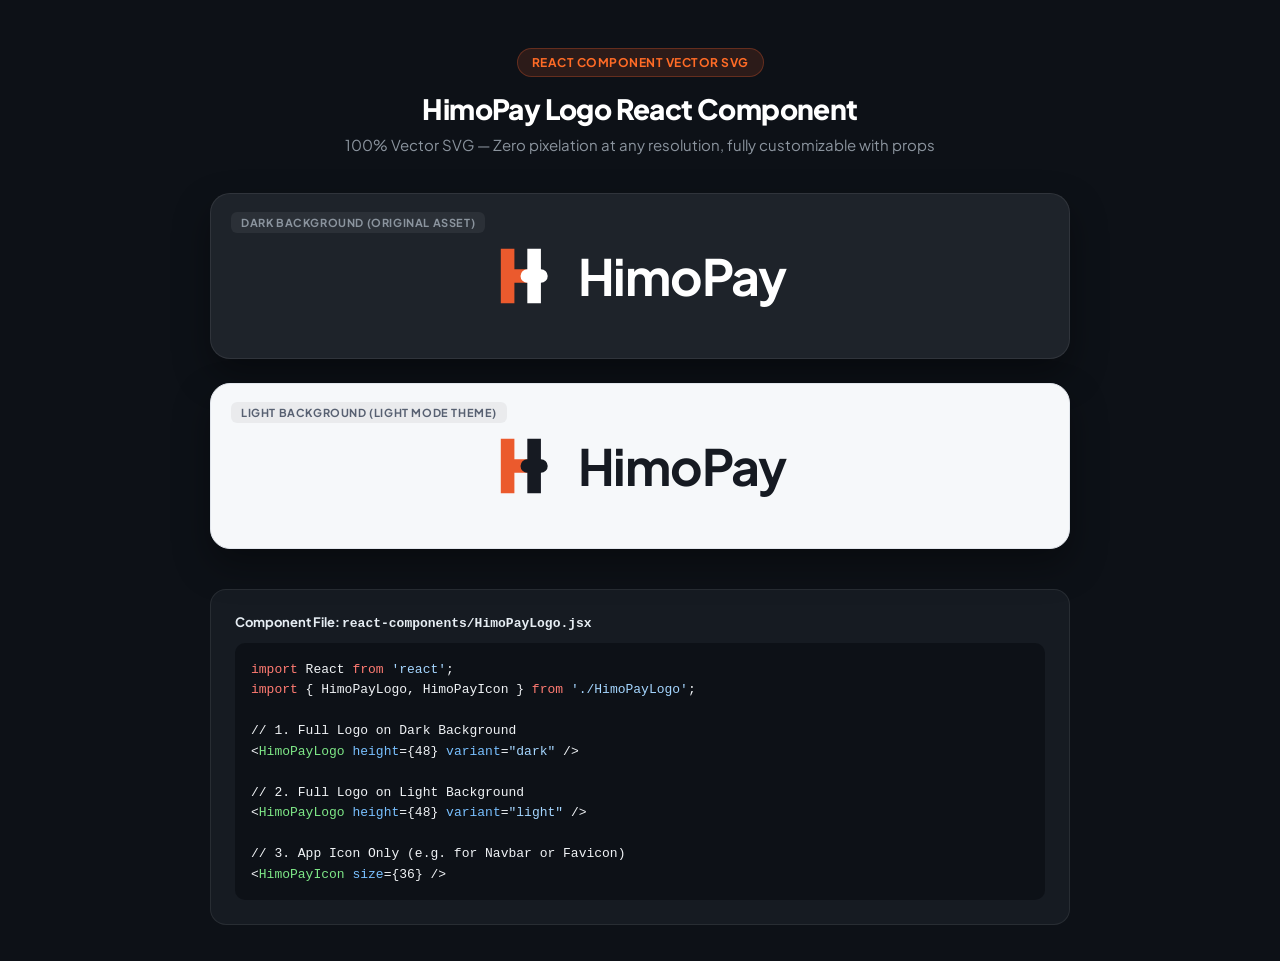
<file: logo-preview.html>
<!DOCTYPE html>
<html lang="en">
<head>
  <meta charset="UTF-8">
  <meta name="viewport" content="width=device-width, initial-scale=1.0">
  <title>HimoPay Logo — React Component Preview</title>
  <link rel="preconnect" href="https://fonts.googleapis.com">
  <link rel="preconnect" href="https://fonts.gstatic.com" crossorigin>
  <link href="https://fonts.googleapis.com/css2?family=Plus+Jakarta+Sans:wght@500;600;700;800&family=JetBrains+Mono:wght@400;600&display=swap" rel="stylesheet">
  <style>
    :root {
      --bg: #0D1117;
      --card-dark: #1E232A;
      --border-dark: rgba(255, 255, 255, 0.08);
      --orange: #EB5A2D;
    }
    * { box-sizing: border-box; margin: 0; padding: 0; }
    body {
      font-family: 'Plus Jakarta Sans', -apple-system, sans-serif;
      background: var(--bg);
      color: #FFFFFF;
      min-height: 100vh;
      display: flex;
      flex-direction: column;
      align-items: center;
      padding: 48px 24px;
    }
    .header {
      text-align: center;
      max-width: 640px;
      margin-bottom: 36px;
    }
    .pill {
      display: inline-block;
      padding: 6px 14px;
      border-radius: 999px;
      background: rgba(235, 90, 45, 0.14);
      border: 1px solid rgba(235, 90, 45, 0.3);
      color: #FF6B26;
      font-size: 12px;
      font-weight: 700;
      letter-spacing: 0.5px;
      text-transform: uppercase;
      margin-bottom: 14px;
    }
    h1 {
      font-size: 28px;
      font-weight: 800;
      letter-spacing: -0.6px;
      margin-bottom: 8px;
    }
    p {
      color: #8B949E;
      font-size: 15px;
      line-height: 1.5;
    }

    .grid {
      display: grid;
      grid-template-columns: 1fr;
      gap: 24px;
      width: 100%;
      max-width: 860px;
      margin-bottom: 40px;
    }

    .card {
      border-radius: 20px;
      padding: 48px 40px;
      display: flex;
      flex-direction: column;
      align-items: center;
      justify-content: center;
      position: relative;
      overflow: hidden;
      box-shadow: 0 16px 36px rgba(0, 0, 0, 0.35);
      transition: all 0.25s ease;
    }

    .card.dark {
      background: #1E232A;
      border: 1px solid rgba(255, 255, 255, 0.08);
    }

    .card.light {
      background: #F6F8FA;
      border: 1px solid #E2E6EC;
    }

    .card-label {
      position: absolute;
      top: 18px;
      left: 20px;
      font-size: 11px;
      font-weight: 700;
      text-transform: uppercase;
      letter-spacing: 0.6px;
      padding: 4px 10px;
      border-radius: 6px;
    }
    .card.dark .card-label {
      background: rgba(255, 255, 255, 0.06);
      color: #8B949E;
    }
    .card.light .card-label {
      background: rgba(0, 0, 0, 0.05);
      color: #576071;
    }

    .logo-container {
      display: flex;
      align-items: center;
      gap: 16px;
      user-select: none;
    }

    .logo-text {
      font-family: 'Plus Jakarta Sans', sans-serif;
      font-size: 50px;
      font-weight: 700;
      letter-spacing: -1.2px;
      line-height: 1;
    }

    .card.dark .logo-text { color: #FFFFFF; }
    .card.light .logo-text { color: #161A22; }

    .code-section {
      width: 100%;
      max-width: 860px;
      background: #161B22;
      border: 1px solid rgba(255, 255, 255, 0.08);
      border-radius: 16px;
      padding: 24px;
    }
    .code-header {
      display: flex;
      justify-content: space-between;
      align-items: center;
      margin-bottom: 12px;
    }
    .code-title {
      font-size: 13px;
      font-weight: 700;
      color: #E6EDF3;
    }
    pre {
      background: #0D1117;
      border-radius: 10px;
      padding: 16px;
      font-family: 'JetBrains Mono', monospace;
      font-size: 13px;
      color: #F0F3F6;
      overflow-x: auto;
      line-height: 1.5;
    }
    .keyword { color: #FF7B72; }
    .tag { color: #7EE787; }
    .attr { color: #79C0FF; }
    .string { color: #A5D6FF; }
  </style>
</head>
<body>
  <div class="header">
    <div class="pill">React Component Vector SVG</div>
    <h1>HimoPay Logo React Component</h1>
    <p>100% Vector SVG — Zero pixelation at any resolution, fully customizable with props</p>
  </div>

  <div class="grid">
    <!-- Dark Mode Showcase -->
    <div class="card dark">
      <span class="card-label">Dark Background (Original Asset)</span>
      <div class="logo-container">
        <svg width="68" height="68" viewBox="0 0 100 100" fill="none" xmlns="http://www.w3.org/2000/svg">
          <!-- Left Orange Pillar + Horizontal Arm -->
          <path d="M10 10H30V40H49V60H30V90H10V10Z" fill="#EB5A2D" />
          <!-- Right White Pillar with Semicircle Notch & Protrusion -->
          <path d="M49 10H69V40A10 10 0 0 1 69 60V90H49V60A10 10 0 0 1 49 40V10Z" fill="#FFFFFF" />
        </svg>
        <span class="logo-text">HimoPay</span>
      </div>
    </div>

    <!-- Light Mode Showcase -->
    <div class="card light">
      <span class="card-label">Light Background (Light Mode Theme)</span>
      <div class="logo-container">
        <svg width="68" height="68" viewBox="0 0 100 100" fill="none" xmlns="http://www.w3.org/2000/svg">
          <!-- Left Orange Pillar + Horizontal Arm -->
          <path d="M10 10H30V40H49V60H30V90H10V10Z" fill="#EB5A2D" />
          <!-- Right Charcoal Pillar with Semicircle Notch & Protrusion -->
          <path d="M49 10H69V40A10 10 0 0 1 69 60V90H49V60A10 10 0 0 1 49 40V10Z" fill="#161A22" />
        </svg>
        <span class="logo-text">HimoPay</span>
      </div>
    </div>
  </div>

  <div class="code-section">
    <div class="code-header">
      <span class="code-title">Component File: <code>react-components/HimoPayLogo.jsx</code></span>
    </div>
    <pre><code><span class="keyword">import</span> React <span class="keyword">from</span> <span class="string">'react'</span>;
<span class="keyword">import</span> { HimoPayLogo, HimoPayIcon } <span class="keyword">from</span> <span class="string">'./HimoPayLogo'</span>;

<span class="comment">// 1. Full Logo on Dark Background</span>
&lt;<span class="tag">HimoPayLogo</span> <span class="attr">height</span>={48} <span class="attr">variant</span>=<span class="string">"dark"</span> /&gt;

<span class="comment">// 2. Full Logo on Light Background</span>
&lt;<span class="tag">HimoPayLogo</span> <span class="attr">height</span>={48} <span class="attr">variant</span>=<span class="string">"light"</span> /&gt;

<span class="comment">// 3. App Icon Only (e.g. for Navbar or Favicon)</span>
&lt;<span class="tag">HimoPayIcon</span> <span class="attr">size</span>={36} /&gt;</code></pre>
  </div>
</body>
</html>
</file>
<file: landing/styles.css>
/* ==========================================================================
   HimoPay — Modern Fintech Single Landing Page Design System
   Inspired by FinFix & modern Apple/SaaS aesthetic
   ========================================================================== */

:root {
  /* ── Brand Colors ── */
  --color-primary: #FF5E14;
  --color-primary-hover: #E64E07;
  --color-primary-light: #FFF2EB;
  --color-primary-glow: rgba(255, 94, 20, 0.28);

  /* ── Neutrals ── */
  --color-bg-light: #FAFBFC;
  --color-surface: #FFFFFF;
  --color-surface-card: #FFFFFF;
  --color-border: #EBF0F5;
  --color-border-hover: #DDE5ED;

  /* ── Dark Surfaces ── */
  --color-dark-bg: #0D1117;
  --color-dark-surface: #161B22;
  --color-dark-border: #21262D;

  /* ── Typography ── */
  --color-text-main: #111827;
  --color-text-muted: #5E6A75;
  --color-text-light: #8E9BA7;
  --color-text-inverse: #FFFFFF;

  /* ── Accents ── */
  --color-success: #10B981;
  --color-success-light: #ECFDF5;

  /* ── Elevation & Shadows ── */
  --shadow-sm: 0 2px 8px rgba(0, 0, 0, 0.04);
  --shadow-md: 0 8px 24px rgba(0, 0, 0, 0.05);
  --shadow-lg: 0 16px 40px rgba(0, 0, 0, 0.08);
  --shadow-primary: 0 10px 28px rgba(255, 94, 20, 0.32);

  /* ── Layout & Radii ── */
  --radius-pill: 9999px;
  --radius-card: 28px;
  --radius-inner: 20px;
  --radius-sm: 12px;
  --font-family: 'Plus Jakarta Sans', -apple-system, BlinkMacSystemFont, 'Segoe UI', Roboto, sans-serif;
}

/* ── Reset & Base ── */
* {
  box-sizing: border-box;
  margin: 0;
  padding: 0;
}

html {
  scroll-behavior: smooth;
  font-family: var(--font-family);
  background-color: var(--color-bg-light);
  color: var(--color-text-main);
  line-height: 1.6;
  -webkit-font-smoothing: antialiased;
}

body {
  overflow-x: hidden;
}

a {
  text-decoration: none;
  color: inherit;
}

ul {
  list-style: none;
}

button {
  font-family: inherit;
  border: none;
  background: none;
  cursor: pointer;
}

img {
  max-width: 100%;
  display: block;
}

.container {
  max-width: 1200px;
  margin: 0 auto;
  padding: 0 24px;
}

/* ── Typography & Highlights ── */
.title-highlight {
  color: var(--color-primary);
  position: relative;
  display: inline-block;
}

.text-success {
  color: var(--color-success) !important;
}

/* ── Buttons ── */
.btn-primary {
  display: inline-flex;
  align-items: center;
  justify-content: center;
  gap: 10px;
  background-color: var(--color-primary);
  color: #FFFFFF;
  font-weight: 700;
  font-size: 15px;
  padding: 13px 26px;
  border-radius: var(--radius-pill);
  box-shadow: var(--shadow-primary);
  transition: all 0.25s cubic-bezier(0.16, 1, 0.3, 1);
}

.btn-primary:hover {
  background-color: var(--color-primary-hover);
  transform: translateY(-2px);
  box-shadow: 0 14px 32px rgba(255, 94, 20, 0.42);
}

.btn-primary:active {
  transform: translateY(0);
}

.btn-secondary {
  display: inline-flex;
  align-items: center;
  justify-content: center;
  gap: 10px;
  background-color: var(--color-surface);
  color: var(--color-text-main);
  border: 1px solid var(--color-border);
  font-weight: 700;
  font-size: 15px;
  padding: 13px 24px;
  border-radius: var(--radius-pill);
  box-shadow: var(--shadow-sm);
  transition: all 0.2s ease;
}

.btn-secondary:hover {
  border-color: #CBD5E1;
  background-color: #F8FAFC;
  transform: translateY(-2px);
  box-shadow: var(--shadow-md);
}

.btn-ghost {
  font-weight: 700;
  font-size: 15px;
  color: var(--color-text-muted);
  padding: 10px 18px;
  border-radius: var(--radius-pill);
  transition: all 0.2s ease;
}

.btn-ghost:hover {
  color: var(--color-text-main);
  background-color: rgba(0, 0, 0, 0.04);
}

.btn-double-text {
  display: flex;
  flex-direction: column;
  text-align: left;
  line-height: 1.2;
}

.btn-subtext {
  font-size: 10px;
  text-transform: uppercase;
  letter-spacing: 0.8px;
  opacity: 0.85;
}

.btn-maintext {
  font-size: 14px;
  font-weight: 800;
}

.btn-icon {
  width: 22px;
  height: 22px;
  flex-shrink: 0;
}

/* ── 1. Navbar ── */
.navbar {
  position: sticky;
  top: 0;
  z-index: 1000;
  background: rgba(250, 251, 252, 0.85);
  backdrop-filter: blur(14px);
  -webkit-backdrop-filter: blur(14px);
  border-bottom: 1px solid rgba(235, 240, 245, 0.7);
  transition: all 0.3s ease;
}

.nav-container {
  display: flex;
  align-items: center;
  justify-content: space-between;
  height: 76px;
}

.brand-logo {
  display: flex;
  align-items: center;
  gap: 10px;
  font-size: 22px;
  font-weight: 900;
  letter-spacing: -0.5px;
}

.logo-icon {
  width: 38px;
  height: 38px;
  border-radius: 10px;
  object-fit: cover;
}

.logo-accent {
  color: var(--color-primary);
}

.nav-links {
  display: flex;
  align-items: center;
  gap: 32px;
}

.nav-link {
  font-size: 14px;
  font-weight: 600;
  color: var(--color-text-muted);
  transition: color 0.2s ease;
}

.nav-link:hover {
  color: var(--color-primary);
}

.nav-actions {
  display: flex;
  align-items: center;
  gap: 12px;
}

.mobile-menu-toggle {
  display: none;
  flex-direction: column;
  justify-content: center;
  align-items: center;
  gap: 5px;
  width: 44px;
  height: 44px;
  padding: 8px;
  border-radius: 10px;
  transition: background-color 0.2s ease;
  z-index: 1001;
}

.mobile-menu-toggle:hover {
  background-color: rgba(0, 0, 0, 0.04);
}

.mobile-menu-toggle span {
  display: block;
  width: 22px;
  height: 2.2px;
  background-color: var(--color-text-main);
  border-radius: 2px;
  transition: transform 0.3s cubic-bezier(0.16, 1, 0.3, 1), opacity 0.2s ease;
  transform-origin: center;
}

/* Animated Hamburger to X */
.mobile-menu-toggle.is-open span:nth-child(1) {
  transform: translateY(7.2px) rotate(45deg);
}

.mobile-menu-toggle.is-open span:nth-child(2) {
  opacity: 0;
  transform: scaleX(0);
}

.mobile-menu-toggle.is-open span:nth-child(3) {
  transform: translateY(-7.2px) rotate(-45deg);
}

.mobile-menu-action {
  display: none;
}

[id] {
  scroll-margin-top: 90px;
}

/* ── 2. Hero Section (FinFix Match) ── */
.hero-section {
  padding: 56px 0 72px;
  position: relative;
  overflow: hidden;
}

.hero-grid {
  display: grid;
  grid-template-columns: 1.15fr 0.85fr;
  align-items: center;
  gap: 48px;
}

.hero-badge {
  display: inline-flex;
  align-items: center;
  gap: 8px;
  background: var(--color-primary-light);
  color: var(--color-primary);
  font-size: 13px;
  font-weight: 700;
  padding: 6px 14px;
  border-radius: var(--radius-pill);
  margin-bottom: 24px;
}

.badge-dot {
  width: 7px;
  height: 7px;
  background-color: var(--color-primary);
  border-radius: 50%;
}

.hero-title {
  font-size: 58px;
  font-weight: 900;
  line-height: 1.12;
  letter-spacing: -1.8px;
  color: #111827;
  margin-bottom: 22px;
}

.hero-subtitle {
  font-size: 17px;
  color: var(--color-text-muted);
  max-width: 520px;
  line-height: 1.65;
  margin-bottom: 30px;
}

.hero-bullets {
  display: flex;
  flex-direction: column;
  gap: 14px;
  margin-bottom: 36px;
}

.hero-bullets li {
  display: flex;
  align-items: center;
  gap: 12px;
  font-size: 15px;
  font-weight: 600;
  color: #1E293B;
}

.check-icon {
  display: flex;
  align-items: center;
  justify-content: center;
  width: 22px;
  height: 22px;
  border-radius: 50%;
  background-color: #E6F8F0;
  color: var(--color-success);
  flex-shrink: 0;
}

.check-icon svg {
  width: 14px;
  height: 14px;
}

.hero-actions {
  display: flex;
  flex-wrap: wrap;
  align-items: center;
  gap: 16px;
  margin-bottom: 24px;
}

.hero-btn {
  padding: 14px 28px;
}

.hero-download-meta {
  display: flex;
  align-items: center;
  gap: 8px;
  font-size: 12px;
  color: var(--color-text-light);
  font-weight: 600;
}

.meta-dot {
  color: #CBD5E1;
}

/* ── Hero 3D Mockup Visual ── */
.hero-visual {
  position: relative;
  display: flex;
  justify-content: center;
  align-items: center;
}

.mockup-wrapper {
  position: relative;
  width: 100%;
  max-width: 440px;
  perspective: 1000px;
}

.mockup-glow {
  position: absolute;
  top: 50%;
  left: 50%;
  transform: translate(-50%, -50%);
  width: 80%;
  height: 80%;
  background: radial-gradient(circle, rgba(255, 94, 20, 0.12) 0%, rgba(255, 94, 20, 0) 70%);
  filter: blur(40px);
  z-index: 0;
}

.mockup-image {
  position: relative;
  z-index: 1;
  width: 100%;
  height: auto;
  border-radius: 36px;
  box-shadow: 0 24px 60px rgba(0, 0, 0, 0.08);
  transition: transform 0.5s cubic-bezier(0.16, 1, 0.3, 1);
}

.mockup-wrapper:hover .mockup-image {
  transform: translateY(-6px) scale(1.01);
}

/* Floating UI Badges */
.floating-badge {
  position: absolute;
  z-index: 2;
  display: flex;
  align-items: center;
  gap: 12px;
  background: rgba(255, 255, 255, 0.95);
  backdrop-filter: blur(12px);
  padding: 12px 18px;
  border-radius: 20px;
  box-shadow: 0 16px 36px rgba(0, 0, 0, 0.09);
  border: 1px solid rgba(255, 255, 255, 0.8);
  animation: float 4s ease-in-out infinite alternate;
}

.badge-top-left {
  top: 14%;
  left: -24px;
}

.badge-bottom-right {
  bottom: 12%;
  right: -20px;
  animation-delay: 2s;
}

@keyframes float {
  0% { transform: translateY(0); }
  100% { transform: translateY(-8px); }
}

.badge-icon-wrap {
  width: 36px;
  height: 36px;
  border-radius: 10px;
  display: flex;
  align-items: center;
  justify-content: center;
}

.badge-icon-wrap.orange {
  background: var(--color-primary-light);
  color: var(--color-primary);
}

.badge-icon-wrap.green {
  background: #E8F9F1;
  color: var(--color-success);
}

.badge-content {
  display: flex;
  flex-direction: column;
}

.badge-title {
  font-size: 13px;
  font-weight: 800;
  color: #111827;
}

.badge-sub {
  font-size: 11px;
  color: var(--color-text-muted);
  font-weight: 500;
}

/* ── 3. Metrics Strip ── */
.metrics-strip {
  padding: 32px 0;
  border-top: 1px solid var(--color-border);
  border-bottom: 1px solid var(--color-border);
  background: #FFFFFF;
}

.metrics-scroller {
  display: flex;
  align-items: center;
  justify-content: space-between;
  flex-wrap: wrap;
  gap: 20px;
}

.metric-item {
  display: flex;
  flex-direction: column;
  align-items: center;
  text-align: center;
}

.metric-bold {
  font-size: 24px;
  font-weight: 900;
  color: #111827;
  letter-spacing: -0.5px;
}

.metric-label {
  font-size: 12px;
  color: var(--color-text-light);
  font-weight: 600;
  margin-top: 2px;
}

.metric-divider {
  width: 1px;
  height: 32px;
  background-color: var(--color-border);
}

/* ── 4. Problem & Solution Section (FinFix 5-Card Grid) ── */
.problems-section {
  padding: 100px 0;
  background-color: var(--color-bg-light);
}

.section-header {
  text-align: center;
  max-width: 680px;
  margin: 0 auto 64px;
}

.section-title {
  font-size: 38px;
  font-weight: 900;
  line-height: 1.25;
  letter-spacing: -1px;
  color: #111827;
  margin-bottom: 16px;
}

.section-subtitle {
  font-size: 16px;
  color: var(--color-text-muted);
  line-height: 1.6;
}

/* 5-Card Grid: Desktop Default (6-column system: 3 in row 1, 2 in row 2) */
.cards-grid {
  display: grid;
  grid-template-columns: repeat(6, 1fr);
  gap: 24px;
}

.problem-card {
  background: var(--color-surface);
  border: 1px solid var(--color-border);
  border-radius: var(--radius-card);
  padding: 40px 32px;
  display: flex;
  flex-direction: column;
  transition: all 0.3s cubic-bezier(0.16, 1, 0.3, 1);
}

.problem-card:hover {
  transform: translateY(-4px);
  border-color: #CBD5E1;
  box-shadow: var(--shadow-md);
}

.problem-card:nth-child(1),
.problem-card:nth-child(2),
.problem-card:nth-child(3) {
  grid-column: span 2;
}

.problem-card:nth-child(4),
.problem-card:nth-child(5) {
  grid-column: span 3;
}

.card-title {
  font-size: 20px;
  font-weight: 800;
  color: #111827;
  margin-bottom: 32px;
  line-height: 1.3;
}

.card-icon-box {
  width: 52px;
  height: 52px;
  margin-bottom: 32px;
  color: #1E293B;
}

.icon-outline {
  width: 100%;
  height: 100%;
}

.card-desc {
  font-size: 14.5px;
  color: var(--color-text-muted);
  line-height: 1.65;
  margin-top: auto;
}

/* ── 5. Solutions Section ── */
.solutions-section {
  padding: 96px 0;
  background: #FFFFFF;
}

.solutions-grid {
  display: grid;
  grid-template-columns: repeat(2, 1fr);
  gap: 28px;
}

.solution-card {
  display: flex;
  gap: 24px;
  padding: 36px;
  background: #FAFBFC;
  border: 1px solid var(--color-border);
  border-radius: var(--radius-card);
  transition: all 0.25s ease;
}

.solution-card:hover {
  background: #FFFFFF;
  border-color: var(--color-primary);
  box-shadow: 0 12px 32px rgba(255, 94, 20, 0.08);
  transform: translateY(-3px);
}

.solution-num {
  font-size: 28px;
  font-weight: 900;
  color: var(--color-primary);
  opacity: 0.85;
}

.solution-content h3 {
  font-size: 20px;
  font-weight: 800;
  color: #111827;
  margin-bottom: 8px;
}

.solution-content p {
  font-size: 14.5px;
  color: var(--color-text-muted);
  line-height: 1.6;
}

/* ── 6. Download Banner Section ── */
.download-section {
  padding: 96px 0;
  background-color: var(--color-bg-light);
}

.download-banner {
  background: var(--color-dark-bg);
  border-radius: 36px;
  padding: 64px 60px;
  color: #FFFFFF;
  display: grid;
  grid-template-columns: 1.2fr 0.8fr;
  align-items: center;
  gap: 48px;
  position: relative;
  overflow: hidden;
  box-shadow: 0 24px 60px rgba(13, 17, 23, 0.25);
}

.download-banner::before {
  content: '';
  position: absolute;
  top: -20%;
  right: -10%;
  width: 400px;
  height: 400px;
  background: radial-gradient(circle, rgba(255, 94, 20, 0.25) 0%, rgba(255, 94, 20, 0) 70%);
  filter: blur(60px);
  pointer-events: none;
}

.download-title {
  font-size: 40px;
  font-weight: 900;
  line-height: 1.2;
  margin-bottom: 16px;
  letter-spacing: -1px;
}

.download-desc {
  font-size: 16px;
  color: #94A3B8;
  max-width: 480px;
  line-height: 1.6;
  margin-bottom: 32px;
}

.download-buttons-group {
  display: flex;
  flex-wrap: wrap;
  gap: 16px;
  margin-bottom: 32px;
}

.dl-btn {
  padding: 14px 24px;
}

.apk-info-box {
  display: flex;
  flex-direction: column;
  gap: 8px;
  padding-top: 24px;
  border-top: 1px solid rgba(255, 255, 255, 0.1);
  font-size: 13px;
}

.info-row {
  display: flex;
  gap: 8px;
}

.info-label {
  color: #64748B;
  font-weight: 600;
}

.info-val {
  color: #E2E8F0;
  font-weight: 500;
}

.info-link {
  color: var(--color-primary);
  text-decoration: underline;
  font-weight: 600;
}

.qr-card {
  background: rgba(255, 255, 255, 0.06);
  border: 1px solid rgba(255, 255, 255, 0.12);
  border-radius: 28px;
  padding: 32px;
  display: flex;
  flex-direction: column;
  align-items: center;
  text-align: center;
  backdrop-filter: blur(16px);
}

.qr-image-wrap {
  background: #FFFFFF;
  padding: 14px;
  border-radius: 20px;
  box-shadow: 0 12px 32px rgba(0, 0, 0, 0.3);
  margin-bottom: 20px;
}

.qr-image {
  width: 180px;
  height: 180px;
  display: block;
}

.qr-heading {
  display: block;
  font-size: 16px;
  font-weight: 800;
  color: #FFFFFF;
  margin-bottom: 4px;
}

.qr-sub {
  display: block;
  font-size: 13px;
  color: #94A3B8;
}

/* ── 7. FAQ Section ── */
.faq-section {
  padding: 96px 0;
  background-color: #FFFFFF;
}

.faq-accordion {
  max-width: 800px;
  margin: 0 auto;
  display: flex;
  flex-direction: column;
  gap: 16px;
}

.faq-item {
  border: 1px solid var(--color-border);
  border-radius: var(--radius-inner);
  overflow: hidden;
  transition: all 0.2s ease;
}

.faq-item.active {
  border-color: var(--color-primary);
  box-shadow: 0 4px 16px rgba(255, 94, 20, 0.08);
}

.faq-question {
  width: 100%;
  display: flex;
  align-items: center;
  justify-content: space-between;
  padding: 22px 28px;
  text-align: left;
  font-size: 16px;
  font-weight: 700;
  color: #111827;
}

.faq-arrow {
  font-size: 22px;
  font-weight: 600;
  color: var(--color-primary);
  transition: transform 0.3s ease;
}

.faq-item.active .faq-arrow {
  transform: rotate(45deg);
}

.faq-answer {
  display: none;
  padding: 0 28px 24px;
  color: var(--color-text-muted);
  font-size: 14.5px;
  line-height: 1.65;
}

.faq-item.active .faq-answer {
  display: block;
}

/* ── 8. Footer ── */
.footer {
  background-color: #07090D;
  color: #94A3B8;
  padding: 80px 0 40px;
}

.footer-content {
  display: grid;
  grid-template-columns: 1.5fr 2.5fr;
  gap: 60px;
  margin-bottom: 60px;
}

.footer-brand .brand-logo {
  color: #FFFFFF;
  margin-bottom: 16px;
}

.footer-tagline {
  font-size: 14px;
  max-width: 320px;
  line-height: 1.6;
}

.footer-links-group {
  display: grid;
  grid-template-columns: repeat(3, 1fr);
  gap: 32px;
}

.footer-col h4 {
  color: #FFFFFF;
  font-size: 14px;
  font-weight: 800;
  text-transform: uppercase;
  letter-spacing: 0.8px;
  margin-bottom: 18px;
}

.footer-col a {
  display: block;
  font-size: 14px;
  color: #64748B;
  margin-bottom: 12px;
  transition: color 0.2s ease;
}

.footer-col a:hover {
  color: var(--color-primary);
}

.footer-bottom {
  display: flex;
  align-items: center;
  justify-content: space-between;
  padding-top: 32px;
  border-top: 1px solid rgba(255, 255, 255, 0.08);
  font-size: 13px;
  color: #475569;
}

/* ── 9. Interactive QR Modal ── */
.modal-backdrop {
  position: fixed;
  inset: 0;
  z-index: 2000;
  background: rgba(0, 0, 0, 0.6);
  backdrop-filter: blur(8px);
  display: flex;
  align-items: center;
  justify-content: center;
  padding: 20px;
  opacity: 0;
  pointer-events: none;
  transition: opacity 0.25s ease;
}

.modal-backdrop.open {
  opacity: 1;
  pointer-events: auto;
}

.modal-card {
  position: relative;
  background: #FFFFFF;
  border-radius: 32px;
  padding: 40px;
  width: 100%;
  max-width: 420px;
  text-align: center;
  box-shadow: 0 24px 60px rgba(0, 0, 0, 0.2);
  transform: scale(0.92);
  transition: transform 0.25s cubic-bezier(0.16, 1, 0.3, 1);
}

.modal-backdrop.open .modal-card {
  transform: scale(1);
}

.modal-close {
  position: absolute;
  top: 20px;
  right: 20px;
  font-size: 28px;
  color: #94A3B8;
  line-height: 1;
  transition: color 0.2s ease;
}

.modal-close:hover {
  color: #111827;
}

.modal-logo {
  width: 48px;
  height: 48px;
  border-radius: 12px;
  margin: 0 auto 16px;
}

.modal-header h3 {
  font-size: 20px;
  font-weight: 800;
  color: #111827;
  margin-bottom: 8px;
}

.modal-header p {
  font-size: 13.5px;
  color: var(--color-text-muted);
  line-height: 1.5;
  margin-bottom: 24px;
}

.modal-qr-wrap {
  background: #FAFBFC;
  border: 1px solid var(--color-border);
  padding: 16px;
  border-radius: 20px;
  display: inline-block;
  margin-bottom: 24px;
}

.modal-qr-img {
  width: 200px;
  height: 200px;
}

.full-width {
  width: 100%;
}

/* ==========================================================================
   Comprehensive Multi-Device Responsive System
   Tiers: Desktop (1280px+) | Laptop (1024px-1279px) | Tablet Landscape (900px-1023px)
          Tablet Portrait (641px-899px) | Mobile (<=640px) | Mini Mobile (<=380px)
   ========================================================================== */

/* ── 1. Desktop Tier (min-width: 1280px) ── */
@media (min-width: 1280px) {
  .container {
    max-width: 1240px;
    padding: 0 32px;
  }

  .nav-container {
    height: 80px;
  }

  .hero-section {
    padding: 64px 0 88px;
  }

  .hero-grid {
    grid-template-columns: 1.16fr 0.84fr;
    gap: 56px;
  }

  .hero-title {
    font-size: 58px;
    line-height: 1.12;
    letter-spacing: -1.8px;
  }

  .mockup-wrapper {
    max-width: 440px;
  }

  .metrics-scroller {
    gap: 20px;
  }

  .cards-grid {
    gap: 24px;
  }

  .download-banner {
    padding: 64px 60px;
  }
}

/* ── 2. Laptop Tier (1024px to 1279px) ── */
@media (min-width: 1024px) and (max-width: 1279px) {
  .container {
    max-width: 1040px;
    padding: 0 24px;
  }

  .nav-container {
    height: 74px;
  }

  .nav-links {
    gap: 22px;
  }

  .nav-link {
    font-size: 13.5px;
  }

  .nav-actions {
    gap: 10px;
  }

  .nav-actions .btn-primary {
    padding: 11px 20px;
    font-size: 14px;
  }

  .nav-actions .btn-ghost {
    padding: 8px 14px;
    font-size: 14px;
  }

  .hero-section {
    padding: 50px 0 68px;
  }

  .hero-grid {
    grid-template-columns: 1.12fr 0.88fr;
    gap: 36px;
  }

  .hero-title {
    font-size: 48px;
    line-height: 1.15;
    letter-spacing: -1.3px;
    margin-bottom: 18px;
  }

  .hero-subtitle {
    font-size: 16px;
    max-width: 480px;
    margin-bottom: 24px;
  }

  .hero-bullets {
    gap: 12px;
    margin-bottom: 30px;
  }

  .hero-bullets li {
    font-size: 14.5px;
  }

  .hero-btn {
    padding: 13px 22px;
  }

  .mockup-wrapper {
    max-width: 390px;
  }

  .badge-top-left {
    top: 12%;
    left: -12px;
    padding: 10px 14px;
  }

  .badge-bottom-right {
    bottom: 10%;
    right: -10px;
    padding: 10px 14px;
  }

  .metrics-strip {
    padding: 28px 0;
  }

  .metrics-scroller {
    gap: 14px;
  }

  .metric-bold {
    font-size: 22px;
  }

  .metric-label {
    font-size: 11.5px;
  }

  .metric-divider {
    height: 28px;
  }

  .problems-section {
    padding: 80px 0;
  }

  .cards-grid {
    gap: 20px;
  }

  .problem-card {
    padding: 32px 24px;
  }

  .card-title {
    font-size: 18.5px;
    margin-bottom: 24px;
  }

  .card-icon-box {
    width: 46px;
    height: 46px;
    margin-bottom: 24px;
  }

  .card-desc {
    font-size: 14px;
  }

  .solutions-section {
    padding: 80px 0;
  }

  .solutions-grid {
    gap: 22px;
  }

  .solution-card {
    padding: 30px 24px;
  }

  .download-section {
    padding: 80px 0;
  }

  .download-banner {
    grid-template-columns: 1.15fr 0.85fr;
    padding: 52px 42px;
    gap: 36px;
  }

  .download-title {
    font-size: 36px;
  }

  .qr-card {
    padding: 26px 20px;
  }

  .qr-image {
    width: 155px;
    height: 155px;
  }

  .footer-content {
    grid-template-columns: 1.3fr 2.7fr;
    gap: 48px;
  }
}

/* ── 3. Tablet Landscape Tier (900px to 1023px) ── */
@media (min-width: 900px) and (max-width: 1023px) {
  .container {
    max-width: 900px;
    padding: 0 24px;
  }

  .nav-container {
    height: 72px;
  }

  .nav-links {
    gap: 16px;
  }

  .nav-link {
    font-size: 13px;
  }

  .nav-actions {
    gap: 8px;
  }

  .nav-actions .btn-ghost {
    display: none;
  }

  .nav-actions .btn-primary {
    padding: 10px 18px;
    font-size: 13.5px;
  }

  .hero-section {
    padding: 44px 0 60px;
  }

  .hero-grid {
    grid-template-columns: 1.08fr 0.92fr;
    gap: 28px;
  }

  .hero-title {
    font-size: 40px;
    line-height: 1.16;
    letter-spacing: -1px;
    margin-bottom: 16px;
  }

  .hero-subtitle {
    font-size: 15px;
    margin-bottom: 22px;
    line-height: 1.6;
  }

  .hero-bullets {
    gap: 10px;
    margin-bottom: 26px;
  }

  .hero-bullets li {
    font-size: 13.5px;
  }

  .hero-actions {
    gap: 12px;
    margin-bottom: 20px;
  }

  .hero-btn {
    padding: 11px 18px;
  }

  .btn-maintext {
    font-size: 13px;
  }

  .btn-subtext {
    font-size: 9px;
  }

  .mockup-wrapper {
    max-width: 325px;
  }

  .floating-badge {
    padding: 8px 12px;
    gap: 8px;
    border-radius: 14px;
  }

  .badge-icon-wrap {
    width: 28px;
    height: 28px;
  }

  .badge-title {
    font-size: 11.5px;
  }

  .badge-sub {
    font-size: 10px;
  }

  .badge-top-left {
    top: 8%;
    left: -6px;
  }

  .badge-bottom-right {
    bottom: 8%;
    right: -6px;
  }

  .metrics-strip {
    padding: 24px 0;
  }

  .metrics-scroller {
    display: grid;
    grid-template-columns: repeat(3, 1fr);
    gap: 20px 14px;
  }

  .metric-divider {
    display: none;
  }

  .metric-bold {
    font-size: 21px;
  }

  .metric-label {
    font-size: 11px;
  }

  .problems-section {
    padding: 72px 0;
  }

  .section-title {
    font-size: 32px;
  }

  .cards-grid {
    grid-template-columns: repeat(2, 1fr);
    gap: 18px;
  }

  .problem-card {
    padding: 28px 22px;
  }

  .problem-card:nth-child(1),
  .problem-card:nth-child(2),
  .problem-card:nth-child(3),
  .problem-card:nth-child(4) {
    grid-column: span 1;
  }

  .problem-card:nth-child(5) {
    grid-column: span 2;
  }

  .card-title {
    font-size: 18px;
    margin-bottom: 20px;
  }

  .card-icon-box {
    width: 44px;
    height: 44px;
    margin-bottom: 20px;
  }

  .card-desc {
    font-size: 13.5px;
  }

  .solutions-section {
    padding: 72px 0;
  }

  .solutions-grid {
    gap: 20px;
  }

  .solution-card {
    padding: 26px 20px;
    gap: 18px;
  }

  .download-section {
    padding: 72px 0;
  }

  .download-banner {
    grid-template-columns: 1.1fr 0.9fr;
    padding: 44px 32px;
    gap: 28px;
  }

  .download-title {
    font-size: 32px;
  }

  .qr-card {
    padding: 22px 18px;
  }

  .qr-image {
    width: 145px;
    height: 145px;
  }

  .footer-content {
    grid-template-columns: 1fr;
    gap: 40px;
  }

  .footer-tagline {
    max-width: 480px;
  }

  .footer-links-group {
    grid-template-columns: repeat(3, 1fr);
    gap: 28px;
  }
}

/* ── 4. Tablet Portrait Tier (641px to 899px) ── */
@media (min-width: 641px) and (max-width: 899px) {
  .container {
    max-width: 740px;
    padding: 0 24px;
  }

  .nav-container {
    height: 72px;
  }

  .mobile-menu-toggle {
    display: flex;
  }

  .nav-actions .btn-ghost {
    display: none;
  }

  .nav-actions .btn-primary {
    padding: 9px 16px;
    font-size: 13px;
  }

  /* Slide-down Tablet Nav Drawer */
  .nav-links {
    position: fixed;
    top: 72px;
    left: 0;
    right: 0;
    background: rgba(255, 255, 255, 0.98);
    backdrop-filter: blur(20px);
    -webkit-backdrop-filter: blur(20px);
    flex-direction: column;
    align-items: stretch;
    padding: 24px 32px 32px;
    gap: 6px;
    border-bottom: 1px solid var(--color-border);
    box-shadow: 0 20px 40px rgba(0, 0, 0, 0.12);
    transform: translateY(-120%);
    opacity: 0;
    pointer-events: none;
    transition: transform 0.35s cubic-bezier(0.16, 1, 0.3, 1), opacity 0.25s ease;
    z-index: 999;
  }

  .nav-links.is-open {
    transform: translateY(0);
    opacity: 1;
    pointer-events: auto;
  }

  .nav-link {
    font-size: 16px;
    font-weight: 700;
    color: var(--color-text-main);
    padding: 12px 16px;
    border-radius: 12px;
    transition: all 0.2s ease;
  }

  .nav-link:hover {
    background-color: var(--color-primary-light);
    color: var(--color-primary);
  }

  .mobile-menu-action {
    display: block;
    margin-top: 12px;
    padding-top: 14px;
    border-top: 1px solid var(--color-border);
  }

  .mobile-dl-btn {
    width: 100%;
    padding: 13px 20px;
    font-size: 14px;
    justify-content: center;
  }

  /* Stacked Hero Layout */
  .hero-section {
    padding: 44px 0 64px;
  }

  .hero-grid {
    grid-template-columns: 1fr;
    gap: 44px;
    text-align: center;
  }

  .hero-badge {
    margin: 0 auto 18px;
  }

  .hero-title {
    font-size: 40px;
    line-height: 1.18;
    letter-spacing: -1px;
    margin-bottom: 18px;
  }

  .hero-subtitle {
    font-size: 16px;
    margin: 0 auto 26px;
    max-width: 560px;
    line-height: 1.62;
  }

  .hero-bullets {
    margin: 0 auto 30px;
    max-width: 440px;
    text-align: left;
    gap: 12px;
  }

  .hero-bullets li {
    font-size: 14px;
  }

  .hero-actions {
    justify-content: center;
    gap: 14px;
    margin-bottom: 22px;
  }

  .hero-download-meta {
    justify-content: center;
  }

  .hero-visual {
    margin: 0 auto;
    width: 100%;
  }

  .mockup-wrapper {
    max-width: 350px;
    margin: 0 auto;
  }

  .floating-badge {
    padding: 10px 14px;
    border-radius: 16px;
  }

  .badge-top-left {
    top: 10%;
    left: -8px;
  }

  .badge-bottom-right {
    bottom: 10%;
    right: -8px;
  }

  /* Metrics 3x2 Grid */
  .metrics-strip {
    padding: 28px 0;
  }

  .metrics-scroller {
    display: grid;
    grid-template-columns: repeat(3, 1fr);
    gap: 22px 16px;
  }

  .metric-divider {
    display: none;
  }

  .metric-bold {
    font-size: 22px;
  }

  .metric-label {
    font-size: 11.5px;
  }

  /* 2-Column Problems Grid */
  .problems-section {
    padding: 72px 0;
  }

  .section-title {
    font-size: 32px;
  }

  .cards-grid {
    grid-template-columns: repeat(2, 1fr);
    gap: 20px;
  }

  .problem-card {
    padding: 28px 24px;
  }

  .problem-card:nth-child(1),
  .problem-card:nth-child(2),
  .problem-card:nth-child(3),
  .problem-card:nth-child(4) {
    grid-column: span 1;
  }

  .problem-card:nth-child(5) {
    grid-column: span 2;
  }

  /* Solutions Grid */
  .solutions-section {
    padding: 72px 0;
  }

  .solutions-grid {
    grid-template-columns: repeat(2, 1fr);
    gap: 20px;
  }

  .solution-card {
    padding: 28px 22px;
  }

  /* Download Banner Stacked */
  .download-section {
    padding: 72px 0;
  }

  .download-banner {
    grid-template-columns: 1fr;
    padding: 48px 36px;
    gap: 36px;
    text-align: center;
  }

  .download-left .hero-badge {
    margin: 0 auto 16px;
  }

  .download-title {
    font-size: 34px;
    margin-bottom: 14px;
  }

  .download-desc {
    font-size: 15px;
    margin: 0 auto 28px;
    max-width: 520px;
  }

  .download-buttons-group {
    justify-content: center;
    gap: 14px;
  }

  .apk-info-box {
    align-items: center;
    text-align: center;
  }

  .info-row {
    justify-content: center;
  }

  .qr-card {
    max-width: 320px;
    margin: 0 auto;
    width: 100%;
    padding: 24px;
  }

  .qr-image {
    width: 150px;
    height: 150px;
  }

  /* FAQ */
  .faq-section {
    padding: 72px 0;
  }

  .faq-question {
    padding: 18px 24px;
    font-size: 15.5px;
  }

  .faq-answer {
    padding: 0 24px 20px;
  }

  /* Footer */
  .footer {
    padding: 64px 0 36px;
  }

  .footer-content {
    grid-template-columns: 1fr;
    gap: 40px;
  }

  .footer-tagline {
    max-width: 480px;
  }

  .footer-links-group {
    grid-template-columns: repeat(3, 1fr);
    gap: 24px;
  }
}

/* ── 5. Mobile Tier (max-width: 640px) ── */
@media (max-width: 640px) {
  /* Prevent horizontal scrolling universally */
  html, body {
    overflow-x: hidden;
    width: 100%;
  }

  .container {
    padding: 0 18px;
  }

  /* Mobile Navbar */
  .nav-container {
    height: 64px;
  }

  .brand-logo {
    font-size: 19px;
    gap: 8px;
  }

  .logo-icon {
    width: 32px;
    height: 32px;
    border-radius: 8px;
  }

  .nav-actions #nav-login-btn,
  .nav-actions #nav-get-started-btn {
    display: none;
  }

  .mobile-menu-toggle {
    display: flex;
  }

  /* Full mobile slide drawer */
  .nav-links {
    position: fixed;
    top: 64px;
    left: 0;
    right: 0;
    background: rgba(255, 255, 255, 0.98);
    backdrop-filter: blur(20px);
    -webkit-backdrop-filter: blur(20px);
    flex-direction: column;
    align-items: stretch;
    padding: 20px 20px 28px;
    gap: 4px;
    border-bottom: 1px solid var(--color-border);
    box-shadow: 0 20px 40px rgba(0, 0, 0, 0.15);
    max-height: calc(100vh - 64px);
    overflow-y: auto;
    -webkit-overflow-scrolling: touch;
    transform: translateY(-120%);
    opacity: 0;
    pointer-events: none;
    transition: transform 0.32s cubic-bezier(0.16, 1, 0.3, 1), opacity 0.22s ease;
    z-index: 999;
  }

  .nav-links.is-open {
    transform: translateY(0);
    opacity: 1;
    pointer-events: auto;
  }

  .nav-link {
    font-size: 15.5px;
    font-weight: 700;
    color: var(--color-text-main);
    padding: 12px 14px;
    border-radius: 12px;
    border-bottom: 1px solid #F1F5F9;
  }

  .nav-link:last-of-type {
    border-bottom: none;
  }

  .nav-link:hover,
  .nav-link:active {
    background-color: var(--color-primary-light);
    color: var(--color-primary);
  }

  .mobile-menu-action {
    display: block;
    margin-top: 14px;
    padding-top: 14px;
    border-top: 1px solid var(--color-border);
  }

  .mobile-dl-btn {
    width: 100%;
    padding: 13px 18px;
    font-size: 14px;
    justify-content: center;
  }

  /* Mobile Hero Section */
  .hero-section {
    padding: 28px 0 44px;
  }

  .hero-grid {
    grid-template-columns: 1fr;
    gap: 32px;
    text-align: center;
  }

  .hero-badge {
    font-size: 11.5px;
    padding: 5px 12px;
    margin: 0 auto 16px;
  }

  .hero-title {
    font-size: clamp(28px, 7.8vw, 36px);
    line-height: 1.15;
    letter-spacing: -0.8px;
    margin-bottom: 16px;
  }

  .hero-subtitle {
    font-size: 14.5px;
    line-height: 1.58;
    margin: 0 auto 20px;
    max-width: 100%;
  }

  .hero-bullets {
    margin: 0 auto 24px;
    gap: 10px;
    width: 100%;
    max-width: 320px;
    text-align: left;
  }

  .hero-bullets li {
    font-size: 13px;
    gap: 10px;
  }

  .check-icon {
    width: 20px;
    height: 20px;
  }

  .check-icon svg {
    width: 12px;
    height: 12px;
  }

  .hero-actions {
    flex-direction: column;
    width: 100%;
    gap: 10px;
    margin-bottom: 20px;
  }

  .hero-btn {
    width: 100%;
    justify-content: center;
    padding: 13px 18px;
    min-height: 48px;
  }

  .hero-download-meta {
    flex-wrap: wrap;
    justify-content: center;
    gap: 6px 8px;
    font-size: 11px;
    line-height: 1.4;
  }

  /* Mockup & Mobile Badges */
  .hero-visual {
    width: 100%;
    margin-top: 8px;
  }

  .mockup-wrapper {
    max-width: 280px;
    margin: 0 auto;
  }

  .mockup-image {
    border-radius: 28px;
  }

  .floating-badge {
    position: static;
    display: flex;
    margin: 10px auto 0;
    max-width: 270px;
    padding: 10px 14px;
    border-radius: 14px;
    box-shadow: var(--shadow-sm);
    animation: none;
    width: 100%;
    text-align: left;
  }

  .badge-icon-wrap {
    width: 30px;
    height: 30px;
    flex-shrink: 0;
  }

  .badge-title {
    font-size: 12px;
  }

  .badge-sub {
    font-size: 10.5px;
  }

  /* 2x3 Mobile Metrics Grid */
  .metrics-strip {
    padding: 22px 0;
  }

  .metrics-scroller {
    display: grid;
    grid-template-columns: repeat(2, 1fr);
    gap: 16px 10px;
  }

  .metric-item {
    padding: 8px 4px;
  }

  .metric-bold {
    font-size: 20px;
  }

  .metric-label {
    font-size: 11px;
  }

  .metric-divider {
    display: none;
  }

  /* Mobile Problems (1 Column) */
  .problems-section {
    padding: 48px 0;
  }

  .section-header {
    margin-bottom: 32px;
  }

  .section-title {
    font-size: 26px;
    line-height: 1.25;
    letter-spacing: -0.5px;
    margin-bottom: 12px;
  }

  .section-subtitle {
    font-size: 14px;
    line-height: 1.55;
  }

  .cards-grid {
    grid-template-columns: 1fr;
    gap: 16px;
  }

  .problem-card {
    padding: 24px 18px;
    border-radius: 20px;
  }

  .problem-card:nth-child(n) {
    grid-column: span 1 !important;
  }

  .card-title {
    font-size: 17.5px;
    margin-bottom: 16px;
  }

  .card-icon-box {
    width: 40px;
    height: 40px;
    margin-bottom: 18px;
  }

  .card-desc {
    font-size: 13.5px;
    line-height: 1.6;
  }

  /* Mobile Solutions (1 Column) */
  .solutions-section {
    padding: 48px 0;
  }

  .solutions-grid {
    grid-template-columns: 1fr;
    gap: 16px;
  }

  .solution-card {
    padding: 22px 18px;
    border-radius: 20px;
    gap: 16px;
  }

  .solution-num {
    font-size: 24px;
  }

  .solution-content h3 {
    font-size: 17px;
    margin-bottom: 6px;
  }

  .solution-content p {
    font-size: 13.5px;
    line-height: 1.55;
  }

  /* Mobile Download Hub */
  .download-section {
    padding: 48px 0;
  }

  .download-banner {
    grid-template-columns: 1fr;
    padding: 32px 18px;
    border-radius: 24px;
    gap: 28px;
    text-align: center;
  }

  .download-left .hero-badge {
    margin: 0 auto 12px;
  }

  .download-title {
    font-size: 25px;
    line-height: 1.22;
    letter-spacing: -0.5px;
    margin-bottom: 12px;
  }

  .download-desc {
    font-size: 14px;
    margin: 0 auto 22px;
  }

  .download-buttons-group {
    flex-direction: column;
    width: 100%;
    gap: 10px;
    margin-bottom: 22px;
  }

  .dl-btn {
    width: 100%;
    justify-content: center;
    padding: 13px 16px;
  }

  .apk-info-box {
    align-items: center;
    padding-top: 16px;
    font-size: 11.5px;
  }

  .info-row {
    flex-direction: column;
    gap: 2px;
    align-items: center;
    margin-bottom: 6px;
  }

  .qr-card {
    padding: 18px 14px;
    border-radius: 20px;
    width: 100%;
    max-width: 270px;
    margin: 0 auto;
  }

  .qr-image-wrap {
    padding: 8px;
    border-radius: 12px;
    margin-bottom: 12px;
  }

  .qr-image {
    width: 125px;
    height: 125px;
  }

  .qr-heading {
    font-size: 13.5px;
  }

  .qr-sub {
    font-size: 11px;
  }

  /* Mobile FAQ */
  .faq-section {
    padding: 48px 0;
  }

  .faq-accordion {
    gap: 12px;
  }

  .faq-item {
    border-radius: 16px;
  }

  .faq-question {
    padding: 15px 16px;
    font-size: 14px;
    gap: 10px;
  }

  .faq-arrow {
    font-size: 18px;
  }

  .faq-answer {
    padding: 0 16px 16px;
    font-size: 13px;
    line-height: 1.55;
  }

  /* Mobile Footer */
  .footer {
    padding: 48px 0 24px;
  }

  .footer-content {
    grid-template-columns: 1fr;
    gap: 32px;
    margin-bottom: 32px;
  }

  .footer-brand {
    text-align: center;
  }

  .footer-brand .brand-logo {
    justify-content: center;
  }

  .footer-tagline {
    margin: 0 auto;
    max-width: 100%;
    font-size: 13px;
  }

  .footer-links-group {
    grid-template-columns: repeat(2, 1fr);
    gap: 24px 14px;
    text-align: left;
  }

  .footer-col h4 {
    font-size: 13px;
    margin-bottom: 12px;
  }

  .footer-col a {
    font-size: 13px;
    margin-bottom: 10px;
  }

  .footer-bottom {
    flex-direction: column;
    gap: 10px;
    text-align: center;
    padding-top: 22px;
    font-size: 12px;
  }

  /* Mobile QR Modal */
  .modal-backdrop {
    padding: 12px;
  }

  .modal-card {
    padding: 24px 16px;
    border-radius: 22px;
    max-width: 330px;
  }

  .modal-close {
    top: 12px;
    right: 12px;
    font-size: 24px;
  }

  .modal-logo {
    width: 38px;
    height: 38px;
    margin-bottom: 10px;
  }

  .modal-header h3 {
    font-size: 17px;
    margin-bottom: 6px;
  }

  .modal-header p {
    font-size: 12px;
    margin-bottom: 16px;
  }

  .modal-qr-wrap {
    padding: 10px;
    border-radius: 14px;
    margin-bottom: 16px;
  }

  .modal-qr-img {
    width: 150px;
    height: 150px;
  }
}

/* ── 6. Extra Small Mobile Tier (max-width: 380px) ── */
@media (max-width: 380px) {
  .container {
    padding: 0 14px;
  }

  .hero-title {
    font-size: 25px;
    letter-spacing: -0.5px;
  }

  .hero-btn {
    padding: 12px 14px;
  }

  .btn-maintext {
    font-size: 12.5px;
  }

  .btn-subtext {
    font-size: 8px;
  }

  .btn-icon {
    width: 18px;
    height: 18px;
  }

  .mockup-wrapper {
    max-width: 245px;
  }

  .floating-badge {
    padding: 8px 10px;
  }

  .badge-title {
    font-size: 11px;
  }

  .badge-sub {
    font-size: 9.5px;
  }

  .metrics-scroller {
    gap: 12px 8px;
  }

  .metric-bold {
    font-size: 18px;
  }

  .metric-label {
    font-size: 10px;
  }

  .problem-card {
    padding: 20px 14px;
  }

  .card-title {
    font-size: 16.5px;
  }

  .card-desc {
    font-size: 12.5px;
  }

  .solution-card {
    padding: 18px 14px;
  }

  .download-banner {
    padding: 28px 14px;
  }

  .download-title {
    font-size: 22px;
  }

  .qr-card {
    padding: 14px 10px;
  }

  .qr-image {
    width: 110px;
    height: 110px;
  }

  .footer-links-group {
    grid-template-columns: 1fr;
    text-align: center;
  }
}
</file>
